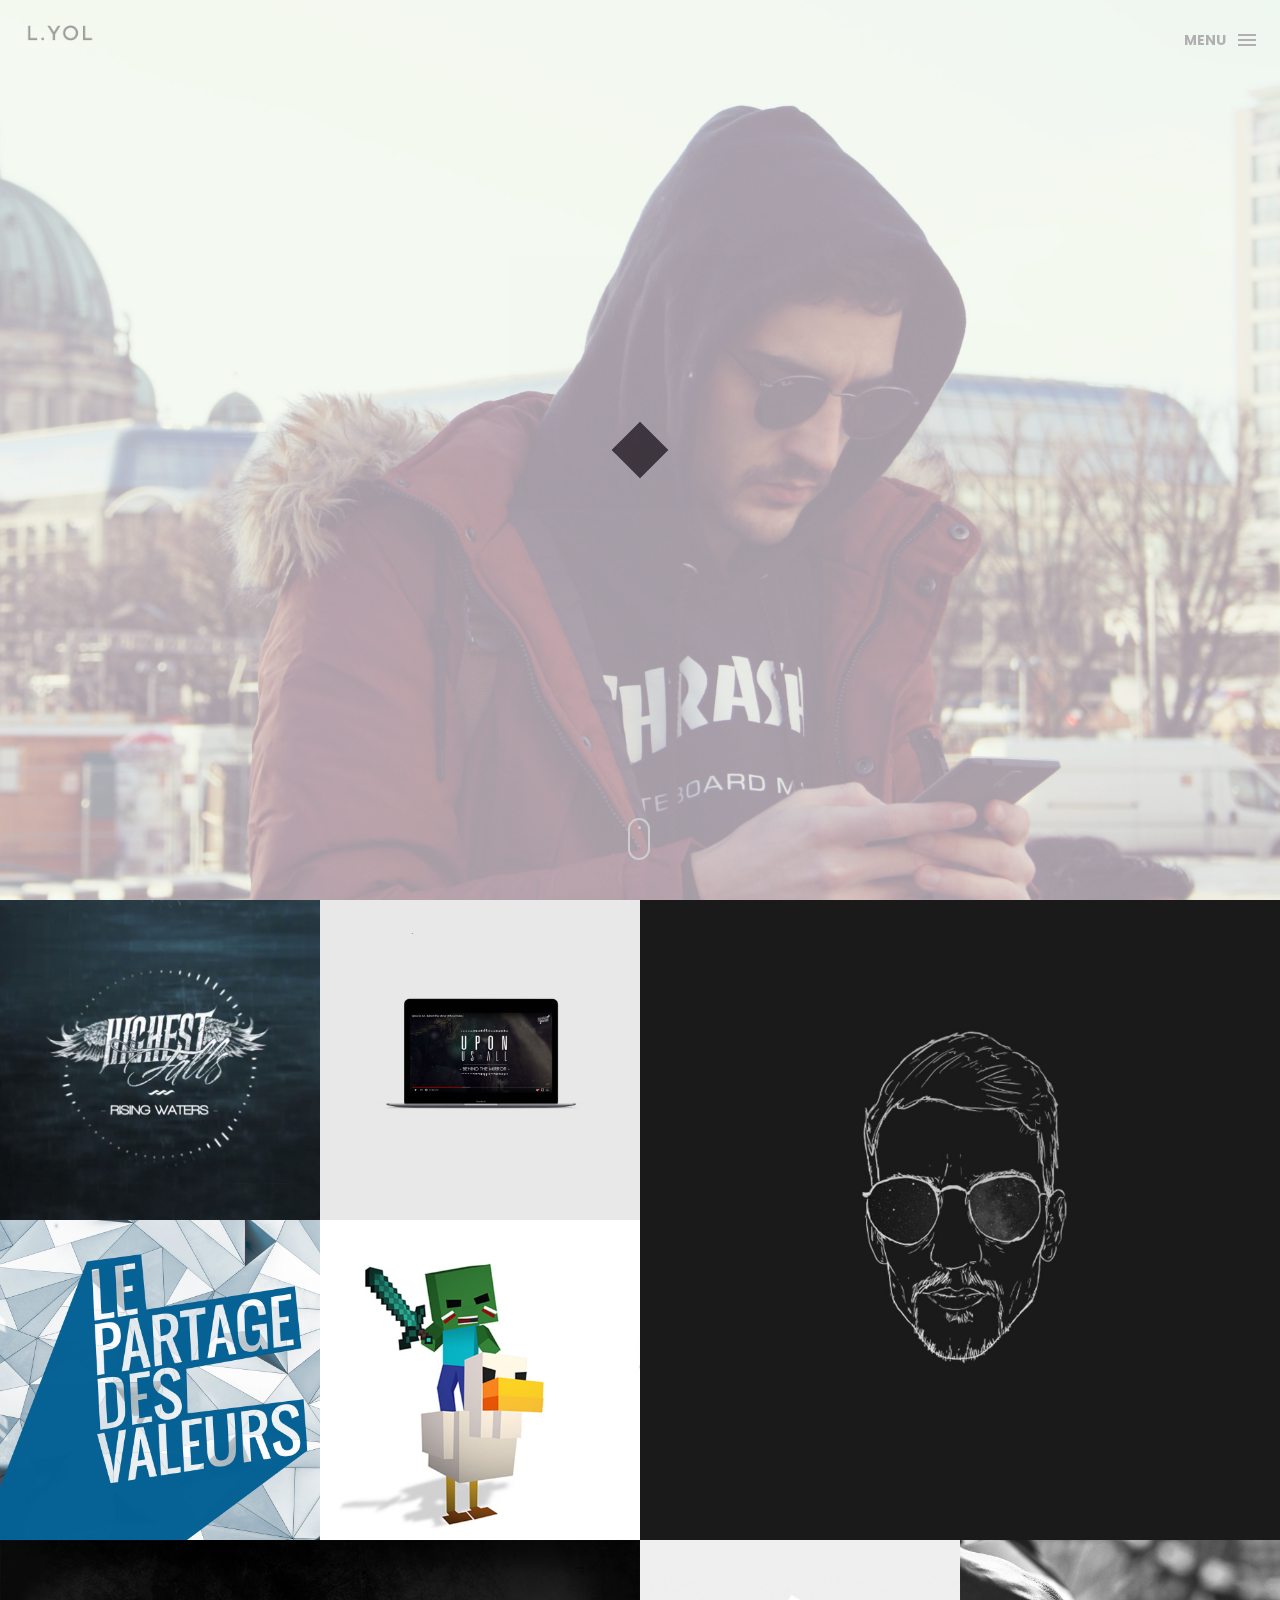
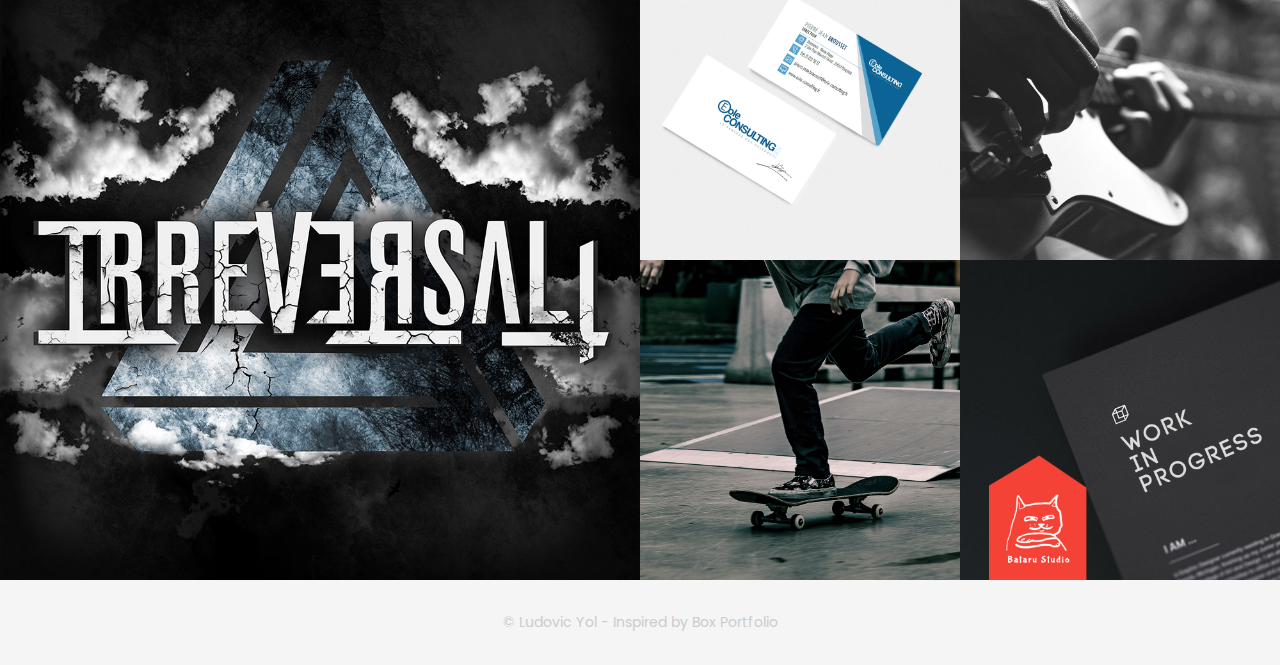
<file: index.html>
<!DOCTYPE html>
<html lang="en">

<head>
    <meta charset="utf-8">
    <meta http-equiv="X-UA-Compatible" content="IE=edge">
    <meta name="viewport" content="width=device-width, initial-scale=1">
    <!-- The above 3 meta tags *must* come first in the head; any other head content must come *after* these tags -->
    <title>L.Y</title>
    <link rel="icon" href="img/fav.png" type="image/x-icon">

    <!-- Bootstrap -->
    <link href="css/bootstrap.min.css" rel="stylesheet">
    <link href="ionicons/css/ionicons.min.css" rel="stylesheet">

    <!-- main css -->
    <link href="css/style.css" rel="stylesheet">


    <!-- modernizr -->
    <script src="js/modernizr.js"></script>

    <!-- HTML5 shim and Respond.js for IE8 support of HTML5 elements and media queries -->
    <!-- WARNING: Respond.js doesn't work if you view the page via file:// -->
    <!--[if lt IE 9]>
      <script src="https://oss.maxcdn.com/html5shiv/3.7.2/html5shiv.min.js"></script>
      <script src="https://oss.maxcdn.com/respond/1.4.2/respond.min.js"></script>
    <![endif]-->
</head>

<body>

    <!-- Preloader -->
    <div id="preloader">
        <div class="pre-container">
            <div class="spinner">
                <div class="double-bounce1"></div>
                <div class="double-bounce2"></div>
            </div>
        </div>
    </div>
    <!-- end Preloader -->

    <div id="first-container" class="container-fluid">
        <!-- box header -->
        <header class="box-header">
            <div class="box-logo">
                <a href="index.html"><img src="img/logo.png" width="80" alt="Logo"></a>
            </div>
            <!-- box-nav -->
            <a class="box-primary-nav-trigger" href="#0">
                <span class="box-menu-text">Menu</span><span class="box-menu-icon"></span>
            </a>
            <!-- box-primary-nav-trigger -->
        </header>
        <!-- end box header -->

        <!-- nav -->
        <nav>
            <ul class="box-primary-nav">
                <li class="box-label">Sommaire</li>

                <li><a href="index.html">Accueil</a> <i class="ion-android-arrow-dropleft-circle color"></i></li>
                <li><a href="about.html">A propos</a></li>
                <li><a href="services.html">Services</a></li>
                <li><a href="portfolio.html">Portfolio</a></li>
                <li><a href="contact.html">Contact</a></li>

                <li class="box-label">Suivez-moi</li>

                <li class="box-social"><a href="https://www.facebook.com/ludovic.yol" target="blank"><i class="ion-social-facebook"></i></a></li>
                <li class="box-social"><a href="https://www.instagram.com/ludovic_yol" target="blank"><i class="ion-social-instagram-outline"></i></a></li>
                <li class="box-social"><a href="https://linkedin.com/in/ludovicyol/" target="blank"><i class="ion-social-linkedin"></i></a></li>
                <li class="box-social"><a href="https://github.com/LudovicYOL/" target="blank"><i class="ion-social-github"></i></a></li>
            </ul>
        </nav>
        <!-- end nav -->

        <!-- box-intro -->
        <section class="box-intro">
            <div class="table-cell hidden">
                <h1 class="box-headline letters rotate-2">
                    <span class="box-words-wrapper">
                        <b class="is-visible">ludovic.</b>
                        <b>&nbsp;design.</b>
                        <b>ingénieur.</b>
                    </span>
		        </h1>
                <h5>Ingénieur en systèmes d'information pour la santé</h5>
            </div>

            <div class="mouse">
                <div class="scroll"></div>
            </div>
        </section>
        <!-- end box-intro -->
    </div>

    <!-- portfolio div -->
    <div class="portfolio-div">
        <div class="portfolio">
            <div class="no-padding portfolio_container">
                <!-- single work -->
                <div class="col-md-3 col-sm-6  fashion logo">
                    <a href="./portfolio/highest-falls.html" class="portfolio_item">
                        <img src="img/portfolio/highest-falls.jpg" alt="image" class="img-responsive" />
                        <div class="portfolio_item_hover">
                            <div class="portfolio-border clearfix">
                                <div class="item_info">
                                    <span>Highest Falls</span>
                                    <em>Additional Art & Video</em>
                                </div>
                            </div>
                        </div>
                    </a>
                </div>
                <!-- end single work -->

                <!-- single work -->
                <div class="col-md-3 col-sm-6 ads graphics">
                    <a href="./portfolio/upon-us-all.html" class="portfolio_item">
                        <img src="img/portfolio/upon-us-all.jpg" alt="image" class="img-responsive" />
                        <div class="portfolio_item_hover">
                            <div class="portfolio-border clearfix">
                                <div class="item_info">
                                    <span>Upon Us All</span>
                                    <em>Video & Music</em>
                                </div>
                            </div>
                        </div>
                    </a>
                </div>
                <!-- end single work -->

                <!-- single work -->
                <div class="col-md-6 col-sm-12 photography">
                    <a href="./portfolio/illustrations.html" class="portfolio_item">
                        <img src="img/portfolio/illustration-1.jpg" alt="image" class="img-responsive" />
                        <div class="portfolio_item_hover">
                            <div class="portfolio-border clearfix">
                                <div class="item_info">
                                    <span>Illustation</span>
                                    <em>Dessin & Illustration</em>
                                </div>
                            </div>
                        </div>
                    </a>
                </div>
                <!-- end single work -->

                <!-- single work -->
                <div class="col-md-3 col-sm-6 fashion ads">
                    <a href="./portfolio/eole-consulting.html" class="portfolio_item">
                        <img src="img/portfolio/eole-consulting-1.jpg" alt="image" class="img-responsive" />
                        <div class="portfolio_item_hover">
                            <div class="portfolio-border clearfix">
                                <div class="item_info">
                                    <span>Eole Consulting</span>
                                    <em>Ingénieur & Management</em>
                                </div>
                            </div>
                        </div>
                    </a>
                </div>
                <!-- end single work -->

                <!-- single work -->
                <div class="col-md-3 col-sm-6 graphics ads">
                    <a href="./portfolio/illustrations.html" class="portfolio_item">
                        <img src="img/portfolio/illustration-2.jpg" alt="image" class="img-responsive" />
                        <div class="portfolio_item_hover">
                            <div class="portfolio-border clearfix">
                                <div class="item_info">
                                    <span>Illustration</span>
                                    <em>Dessin & Illustration</em>
                                </div>
                            </div>
                        </div>
                    </a>
                </div>
                <!-- end single work -->

                <!-- single work -->
                <div class="col-md-6 col-sm-12 photography">
                    <a href="./portfolio/irreversal.html" class="portfolio_item">
                        <img src="img/portfolio/irreversal.jpg" alt="image" class="img-responsive" />
                        <div class="portfolio_item_hover">
                            <div class="portfolio-border clearfix">
                                <div class="item_info">
                                    <span>Irrevesal</span>
                                    <em>Design & Music</em>
                                </div>
                            </div>
                        </div>
                    </a>
                </div>
                <!-- end single work -->

                <!-- single work -->
                <div class="col-md-3 col-sm-6 graphics ads">
                    <a href="./portfolio/eole-consulting.html" class="portfolio_item">
                        <img src="img/portfolio/eole-consulting-2.jpg" alt="image" class="img-responsive" />
                        <div class="portfolio_item_hover">
                            <div class="portfolio-border clearfix">
                                <div class="item_info">
                                    <span>Eole Consulting</span>
                                    <em>Ingénieur & Management</em>
                                </div>
                            </div>
                        </div>
                    </a>
                </div>
                <!-- end single work -->

                <!-- single work -->
                <div class="col-md-3 col-sm-6 graphics ads">
                    <a href="./portfolio/passions.html" class="portfolio_item">
                        <img src="img/portfolio/passion-1.jpg" alt="image" class="img-responsive" />
                        <div class="portfolio_item_hover">
                            <div class="portfolio-border clearfix">
                                <div class="item_info">
                                    <span>Musique</span>
                                    <em>Passion</em>
                                </div>
                            </div>
                        </div>
                    </a>
                </div>
                <!-- end single work -->

                <!-- single work -->
                <div class="col-md-3 col-sm-6 graphics ads">
                    <a href="./portfolio/passions.html" class="portfolio_item">
                        <img src="img/portfolio/passion-2.jpg" alt="image" class="img-responsive" />
                        <div class="portfolio_item_hover">
                            <div class="portfolio-border clearfix">
                                <div class="item_info">
                                    <span>Skate</span>
                                    <em>Passion</em>
                                </div>
                            </div>
                        </div>
                    </a>
                </div>
                <!-- end single work -->

                <!-- single work -->
                <div class="col-md-3 col-sm-6 graphics ads">
                    <a href="./portfolio/bataru.html" class="portfolio_item">
                        <img src="img/portfolio/bataru.jpg" alt="image" class="img-responsive" />
                        <div class="portfolio_item_hover">
                            <div class="portfolio-border clearfix">
                                <div class="item_info">
                                    <span>Bataru</span>
                                    <em>Work In Progress</em>
                                </div>
                            </div>
                        </div>
                    </a>
                </div>
                <!-- end single work -->
            </div>
            <!-- end portfolio_container -->
        </div>
        <!-- portfolio -->
    </div>
    <!-- end portfolio div -->

    <!-- footer -->
    <footer>
        <div class="container-fluid">
            <p class="copyright">© Ludovic Yol - Inspired by Box Portfolio</p>
        </div>
    </footer>
    <!-- end footer -->

    <!-- back to top -->
    <a href="#0" class="cd-top"><i class="ion-android-arrow-up"></i></a>
    <!-- end back to top -->



    <!-- jQuery -->
    <script src="js/jquery-2.1.1.js"></script>
    <!--  plugins -->
    <script src="js/bootstrap.min.js"></script>
    <script src="js/menu.js"></script>
    <script src="js/animated-headline.js"></script>
    <script src="js/isotope.pkgd.min.js"></script>


    <!--  custom script -->
    <script src="js/custom.js"></script>

</body>

</html>
</file>
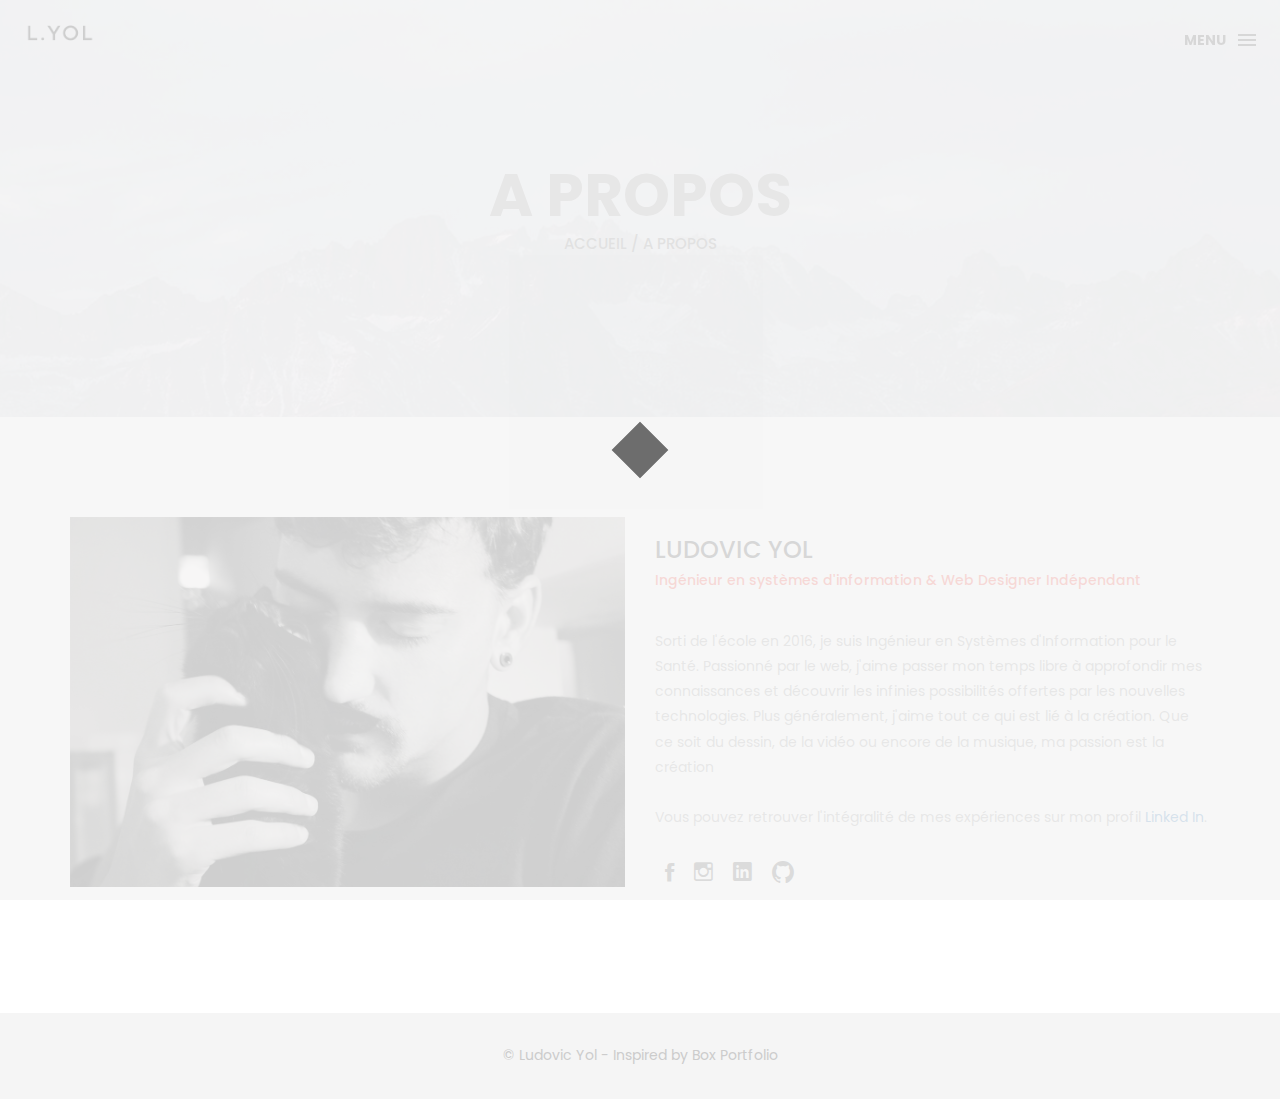
<file: about.html>
<!DOCTYPE html>
<html lang="en">

<head>
    <meta charset="utf-8">
    <meta http-equiv="X-UA-Compatible" content="IE=edge">
    <meta name="viewport" content="width=device-width, initial-scale=1">
    <!-- The above 3 meta tags *must* come first in the head; any other head content must come *after* these tags -->
    <title>L.Y - A propos</title>
    <link rel="icon" href="img/fav.png" type="image/x-icon">

    <!-- Bootstrap -->
    <link href="css/bootstrap.min.css" rel="stylesheet">
    <link href="ionicons/css/ionicons.min.css" rel="stylesheet">

    <!-- main css -->
    <link href="css/style.css" rel="stylesheet">


    <!-- modernizr -->
    <script src="js/modernizr.js"></script>

    <!-- HTML5 shim and Respond.js for IE8 support of HTML5 elements and media queries -->
    <!-- WARNING: Respond.js doesn't work if you view the page via file:// -->
    <!--[if lt IE 9]>
      <script src="https://oss.maxcdn.com/html5shiv/3.7.2/html5shiv.min.js"></script>
      <script src="https://oss.maxcdn.com/respond/1.4.2/respond.min.js"></script>
    <![endif]-->
</head>

<body>

    <!-- Preloader -->
    <div id="preloader">
        <div class="pre-container">
            <div class="spinner">
                <div class="double-bounce1"></div>
                <div class="double-bounce2"></div>
            </div>
        </div>
    </div>
    <!-- end Preloader -->

    <div class="container-fluid">
        <!-- box-header -->
        <header class="box-header">
            <div class="box-logo">
                <a href="index.html"><img src="img/logo.png" width="80" alt="Logo"></a>
            </div>
            <!-- box-nav -->
            <a class="box-primary-nav-trigger" href="#0">
                <span class="box-menu-text">Menu</span><span class="box-menu-icon"></span>
            </a>
        </header>
        <!-- end box-header -->

        <!-- nav -->
        <nav>
            <ul class="box-primary-nav">
                <li class="box-label">Sommaire</li>

                <li><a href="index.html">Accueil</a></li>
                <li><a href="about.html">A propos</a><i class="ion-android-arrow-dropleft-circle color"></i></li>
                <li><a href="services.html">Services</a></li>
                <li><a href="portfolio.html">Portfolio</a></li>
                <li><a href="contact.html">Contact</a></li>

                <li class="box-label">Suivez-moi</li>

                <li class="box-social"><a href="https://www.facebook.com/ludovic.yol" target="blank"><i class="ion-social-facebook"></i></a></li>
                <li class="box-social"><a href="https://www.instagram.com/ludovic_yol" target="blank"><i class="ion-social-instagram-outline"></i></a></li>
                <li class="box-social"><a href="https://linkedin.com/in/ludovicyol/" target="blank"><i class="ion-social-linkedin"></i></a></li>
                <li class="box-social"><a href="https://github.com/LudovicYOL/" target="blank"><i class="ion-social-github"></i></a></li>
            </ul>
        </nav>
        <!-- end nav -->
    </div>

    <!-- Top bar -->
    <div class="top-bar">
        <h1>A propos</h1>
        <p><a href="./index.html">Accueil</a> / A Propos</p>
    </div>
    <!-- end Top bar -->

    <!-- Main container -->
    <div class="container main-container clearfix">
        <div class="col-md-6">
            <img src="img/02.jpg" class="img-responsive" alt="" />
        </div>
        <div class="col-md-6">
            <h3 class="uppercase">Ludovic YOL</h3>
            <h5>Ingénieur en systèmes d'information & Web Designer Indépendant</h5>
            <div class="h-30"></div>
            <p>Sorti de l'école en 2016, je suis Ingénieur en Systèmes d'Information pour le Santé. Passionné par le web, j'aime passer mon temps libre à approfondir mes connaissances et découvrir les infinies possibilités offertes par les nouvelles technologies. Plus généralement, j'aime tout ce qui est lié à la création. Que ce soit du dessin, de la vidéo ou encore de la musique, ma passion est la création <br/><br/>
            Vous pouvez retrouver l'intégralité de mes expériences sur mon profil <a href="https://linkedin.com/in/ludovicyol/" target="blank">Linked In</a>.</p>
            <div class="h-10"></div>
            <ul class="social-ul">
                <li class="box-social"><a href="https://www.facebook.com/ludovic.yol" target="blank"><i class="ion-social-facebook"></i></a></li>
                <li class="box-social"><a href="https://www.instagram.com/ludovic_yol" target="blank"><i class="ion-social-instagram-outline"></i></a></li>
                <li class="box-social"><a href="https://linkedin.com/in/ludovicyol/" target="blank"><i class="ion-social-linkedin"></i></a></li>
                <li class="box-social"><a href="https://github.com/LudovicYOL/" target="blank"><i class="ion-social-github"></i></a></li>
            </ul>


        </div>
    </div>
    <!-- end Main container -->


    <!-- footer -->
    <footer>
        <div class="container-fluid">
            <p class="copyright">© Ludovic Yol - Inspired by Box Portfolio</p>
        </div>
    </footer>
    <!-- end footer -->

    <!-- back to top -->
    <a href="#0" class="cd-top"><i class="ion-android-arrow-up"></i></a>
    <!-- end back to top -->



    <!-- jQuery -->
    <script src="js/jquery-2.1.1.js"></script>
    <!--  plugins -->
    <script src="js/bootstrap.min.js"></script>
    <script src="js/menu.js"></script>
    <script src="js/animated-headline.js"></script>
    <script src="js/isotope.pkgd.min.js"></script>


    <!--  custom script -->
    <script src="js/custom.js"></script>

</body>

</html>
</file>
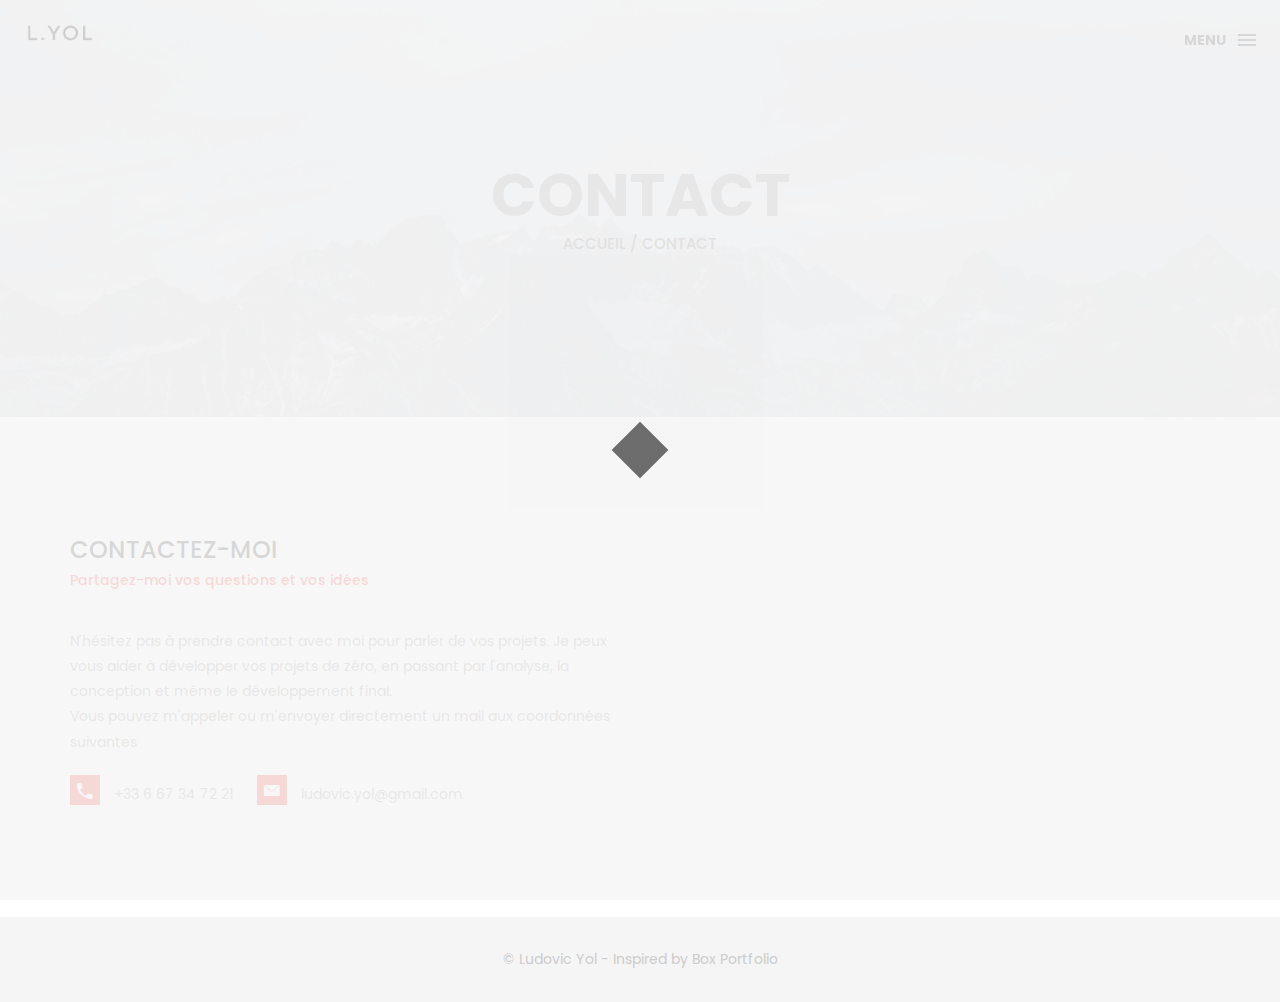
<file: contact.html>
<!DOCTYPE html>
<html lang="en">

<head>
    <meta charset="utf-8">
    <meta http-equiv="X-UA-Compatible" content="IE=edge">
    <meta name="viewport" content="width=device-width, initial-scale=1">
    <!-- The above 3 meta tags *must* come first in the head; any other head content must come *after* these tags -->
    <title>L.Y - Contact</title>

    <!-- Bootstrap -->
    <link href="css/bootstrap.min.css" rel="stylesheet">
    <link href="ionicons/css/ionicons.min.css" rel="stylesheet">
    <link rel="icon" href="img/fav.png" type="image/x-icon">

    <!-- main css -->
    <link href="css/style.css" rel="stylesheet">


    <!-- modernizr -->
    <script src="js/modernizr.js"></script>

    <!-- HTML5 shim and Respond.js for IE8 support of HTML5 elements and media queries -->
    <!-- WARNING: Respond.js doesn't work if you view the page via file:// -->
    <!--[if lt IE 9]>
      <script src="https://oss.maxcdn.com/html5shiv/3.7.2/html5shiv.min.js"></script>
      <script src="https://oss.maxcdn.com/respond/1.4.2/respond.min.js"></script>
    <![endif]-->
</head>

<body>

    <!-- Preloader -->
    <div id="preloader">
        <div class="pre-container">
            <div class="spinner">
                <div class="double-bounce1"></div>
                <div class="double-bounce2"></div>
            </div>
        </div>
    </div>
    <!-- end Preloader -->

    <div class="container-fluid">
        <!-- box-header -->
        <header class="box-header">
            <div class="box-logo">
                <a href="index.html"><img src="img/logo.png" width="80" alt="Logo"></a>
            </div>
            <!-- box-nav -->
            <a class="box-primary-nav-trigger" href="#0">
                <span class="box-menu-text">Menu</span><span class="box-menu-icon"></span>
            </a>
            <!-- box-primary-nav-trigger -->
        </header>
        <!-- end box-header -->

        <!-- nav -->
        <nav>
            <ul class="box-primary-nav">
                <li class="box-label">Sommaire</li>

                <li><a href="index.html">Accueil</a></li>
                <li><a href="about.html">A propos</a></li>
                <li><a href="services.html">Services</a></li>
                <li><a href="portfolio.html">Portfolio</a></li>
                <li><a href="contact.html">Contact</a><i class="ion-android-arrow-dropleft-circle color"></i></li>

                <li class="box-label">Suivez-moi</li>

                <li class="box-social"><a href="https://www.facebook.com/ludovic.yol" target="blank"><i class="ion-social-facebook"></i></a></li>
                <li class="box-social"><a href="https://www.instagram.com/ludovic_yol" target="blank"><i class="ion-social-instagram-outline"></i></a></li>
                <li class="box-social"><a href="https://linkedin.com/in/ludovicyol/" target="blank"><i class="ion-social-linkedin"></i></a></li>
                <li class="box-social"><a href="https://github.com/LudovicYOL/" target="blank"><i class="ion-social-github"></i></a></li>
            </ul>
        </nav>
        <!-- end nav -->

    </div>

    <!-- top bar -->
    <div class="top-bar">
        <h1>Contact</h1>
        <p><a href="./index.html">Accueil</a> / Contact</p>
    </div>
    <!-- end top bar -->

    <!-- main-container -->
    <div class="container main-container">
        <div class="col-md-6 hidden">
            <form action="#" method="post">
                <div class="row">
                    <div class="col-md-6">
                        <div class="input-contact">
                            <input type="text" name="name">
                            <span>Votre nom</span>
                        </div>
                    </div>
                    <div class="col-md-6">
                        <div class="input-contact">
                            <input type="text" name="email">
                            <span>Votre mail</span>
                        </div>
                    </div>
                    <div class="col-md-12">
                        <div class="input-contact">
                            <input type="text" name="object">
                            <span>Objet</span>
                        </div>
                    </div>
                    <div class="col-md-12">
                        <div class="textarea-contact">
                            <textarea name="message"></textarea>
                            <span>Message</span>
                        </div>
                    </div>
                    <div class="col-md-12">
                        <a href="#" class="btn btn-box">Send</a>
                    </div>
                </div>
            </form>
        </div>

        <div class="col-md-6">
            <h3 class="text-uppercase">Contactez-moi</h3>
            <h5>Partagez-moi vos questions et vos idées</h5>
            <div class="h-30"></div>
            <p>N'hésitez pas à prendre contact avec moi pour parler de vos projets. Je peux vous aider à développer vos projets de zéro, en passant par l'analyse, la conception et même le développement final.  <br/> Vous pouvez  m'appeler ou m'envoyer directement un mail aux coordonnées suivantes</br.></p>
            <div class="contact-info">
                <p><i class="ion-android-call"></i> +33 6 67 34 72 21</p>
                <p><i class="ion-ios-email"></i> ludovic.yol@gmail.com </p>
            </div>
        </div>


    </div>
    <!-- end main-container -->

    <!-- footer -->
    <footer>
        <div class="container-fluid">
            <p class="copyright">© Ludovic Yol - Inspired by Box Portfolio</p>
        </div>
    </footer>
    <!-- end footer -->

    <!-- back to top -->
    <a href="#0" class="cd-top"><i class="ion-android-arrow-up"></i></a>
    <!-- end back to top -->



    <!-- jQuery -->
    <script src="js/jquery-2.1.1.js"></script>
    <!--  plugins -->
    <script src="js/bootstrap.min.js"></script>
    <script src="js/menu.js"></script>
    <script src="js/animated-headline.js"></script>
    <script src="js/isotope.pkgd.min.js"></script>


    <!--  custom script -->
    <script src="js/custom.js"></script>

</body>

</html>
</file>
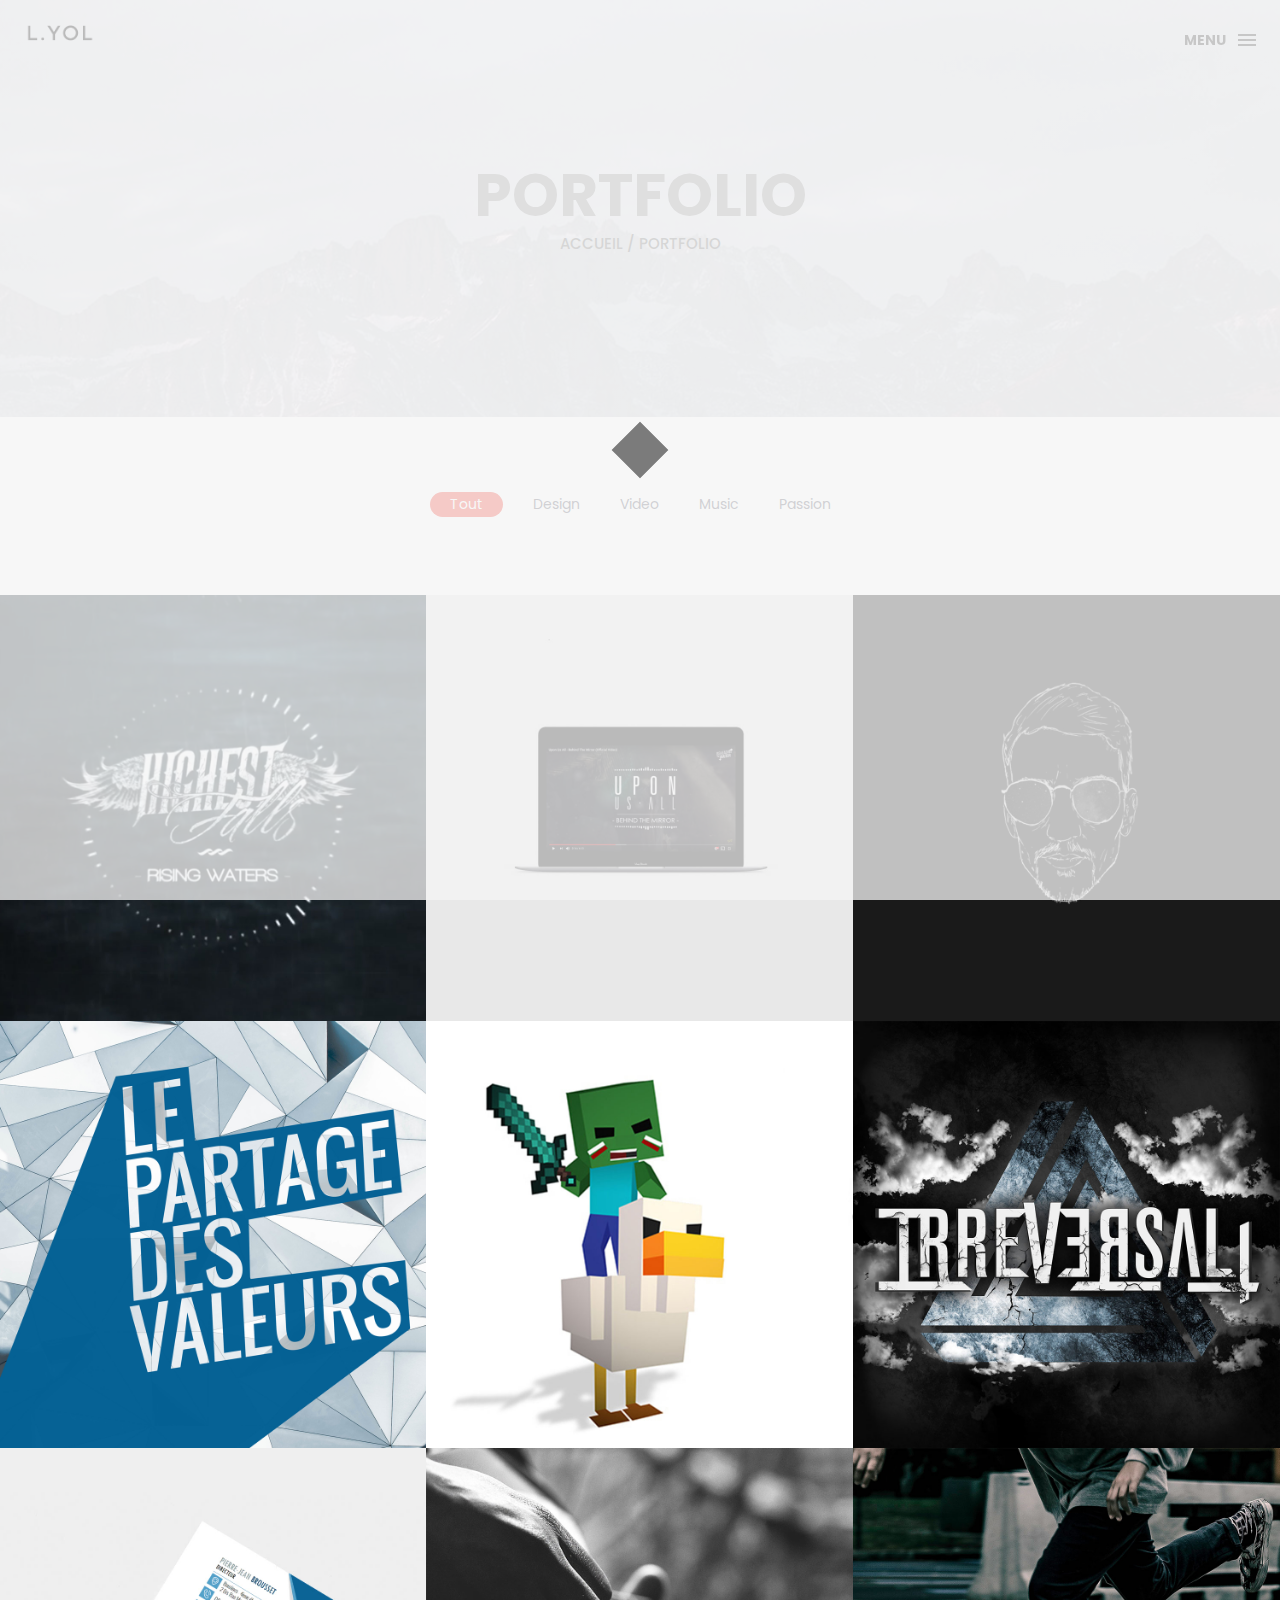
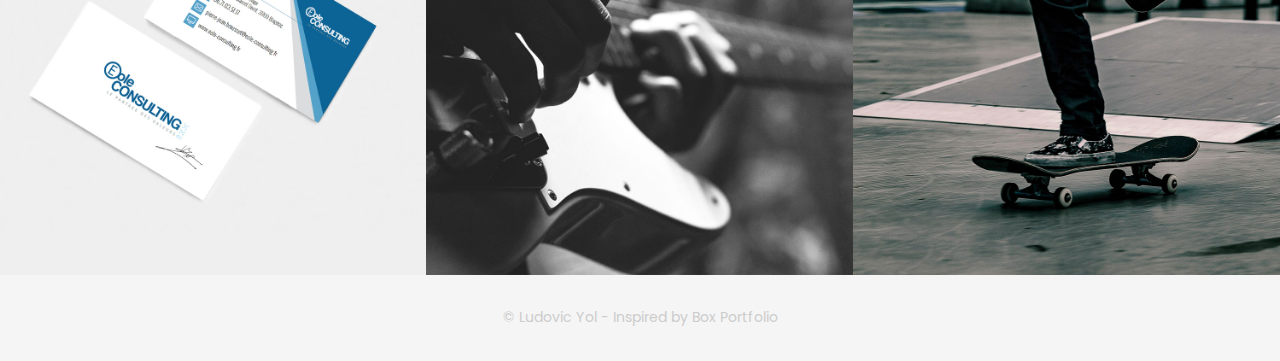
<file: portfolio.html>
<!DOCTYPE html>
<html lang="en">

<head>
    <meta charset="utf-8">
    <meta http-equiv="X-UA-Compatible" content="IE=edge">
    <meta name="viewport" content="width=device-width, initial-scale=1">
    <!-- The above 3 meta tags *must* come first in the head; any other head content must come *after* these tags -->
    <title>L.Y - Portfolio</title>
    <link rel="icon" href="img/fav.png" type="image/x-icon">

    <!-- Bootstrap -->
    <link href="css/bootstrap.min.css" rel="stylesheet">
    <link href="ionicons/css/ionicons.min.css" rel="stylesheet">

    <!-- main css -->
    <link href="css/style.css" rel="stylesheet">


    <!-- modernizr -->
    <script src="js/modernizr.js"></script>

    <!-- HTML5 shim and Respond.js for IE8 support of HTML5 elements and media queries -->
    <!-- WARNING: Respond.js doesn't work if you view the page via file:// -->
    <!--[if lt IE 9]>
      <script src="https://oss.maxcdn.com/html5shiv/3.7.2/html5shiv.min.js"></script>
      <script src="https://oss.maxcdn.com/respond/1.4.2/respond.min.js"></script>
    <![endif]-->
</head>

<body>

    <!-- Preloader -->
    <div id="preloader">
        <div class="pre-container">
            <div class="spinner">
                <div class="double-bounce1"></div>
                <div class="double-bounce2"></div>
            </div>
        </div>
    </div>
    <!-- end Preloader -->

    <div class="container-fluid">
        <!-- box-header -->
        <header class="box-header">
            <div class="box-logo">
                <a href="index.html"><img src="img/logo.png" width="80" alt="Logo"></a>
            </div>
            <!-- box-nav -->
            <a class="box-primary-nav-trigger" href="#0">
                <span class="box-menu-text">Menu</span><span class="box-menu-icon"></span>
            </a>
        </header>
        <!-- end box-header -->

        <!-- nav -->
        <nav>
            <ul class="box-primary-nav">
                <li class="box-label">Sommaire</li>

                <li><a href="index.html">Accueil</a></li>
                <li><a href="about.html">A propos</a></li>
                <li><a href="services.html">Services</a></li>
                <li><a href="portfolio.html">Portfolio</a><i class="ion-android-arrow-dropleft-circle color"></i></li>
                <li><a href="contact.html">Contact</a></i></li>

                <li class="box-label">Suivez-moi</li>

                <li class="box-social"><a href="https://www.facebook.com/ludovic.yol" target="blank"><i class="ion-social-facebook"></i></a></li>
                <li class="box-social"><a href="https://www.instagram.com/ludovic_yol" target="blank"><i class="ion-social-instagram-outline"></i></a></li>
                <li class="box-social"><a href="https://linkedin.com/in/ludovicyol/" target="blank"><i class="ion-social-linkedin"></i></a></li>
                <li class="box-social"><a href="https://github.com/LudovicYOL/" target="blank"><i class="ion-social-github"></i></a></li>
            </ul>
        </nav>
        <!-- end nav -->
    </div>

    <!-- top bar -->
    <div class="top-bar">
        <h1>portfolio</h1>
        <p><a href="./index.html">Accueil</a> / Portfolio</p>
    </div>
    <!-- end top bar -->

    <!-- main container -->
    <div class="main-container portfolio-inner clearfix">
        <!-- portfolio div -->
        <div class="portfolio-div">
            <div class="portfolio">
                <!-- portfolio_filter -->
                <div class="categories-grid wow fadeInLeft">
                    <nav class="categories text-center">
                        <ul class="portfolio_filter">
                            <li><a href="" class="active" data-filter="*">Tout</a></li>
                            <li><a href="" data-filter=".design">Design</a></li>
                            <li><a href="" data-filter=".video">Video</a></li>
                            <li><a href="" data-filter=".music">Music</a></li>
                            <li><a href="" data-filter=".passion">Passion</a></li>
                        </ul>
                    </nav>
                </div>
                <!-- portfolio_filter -->

                <!-- portfolio_container -->
                <div class="no-padding portfolio_container clearfix">
                    <!-- single work -->
                    <div class="col-md-4 col-sm-6 video design">
                        <a href="./portfolio/highest-falls.html" class="portfolio_item">
                            <img src="img/portfolio/highest-falls.jpg" alt="image" class="img-responsive" />
                            <div class="portfolio_item_hover">
                                <div class="portfolio-border clearfix">
                                    <div class="item_info">
                                        <span>Highest Falls</span>
                                        <em>Additional Art & Video</em>
                                    </div>
                                </div>
                            </div>
                        </a>
                    </div>
                    <!-- end single work -->

                    <!-- single work -->
                    <div class="col-md-4 col-sm-6 video music">
                        <a href="./portfolio/upon-us-all.html" class="portfolio_item">
                            <img src="img/portfolio/upon-us-all.jpg" alt="image" class="img-responsive" />
                            <div class="portfolio_item_hover">
                                <div class="portfolio-border clearfix">
                                    <div class="item_info">
                                        <span>Upon Us All</span>
                                        <em>Video & Music</em>
                                    </div>
                                </div>
                            </div>
                        </a>
                    </div>
                    <!-- end single work -->

                    <!-- single work -->
                    <div class="col-md-4 col-sm-12 design">
                        <a href="./portfolio/illustrations.html" class="portfolio_item">
                            <img src="img/portfolio/illustration-1.jpg" alt="image" class="img-responsive" />
                            <div class="portfolio_item_hover">
                                <div class="portfolio-border clearfix">
                                    <div class="item_info">
                                        <span>Illustration</span>
                                        <em>Dessin & illustration</em>
                                    </div>
                                </div>
                            </div>
                        </a>
                    </div>
                    <!-- end single work -->

                    <!-- single work -->
                    <div class="col-md-4 col-sm-6 design">
                        <a href="./portfolio/eole-consulting.html" class="portfolio_item">
                            <img src="img/portfolio/eole-consulting-1.jpg" alt="image" class="img-responsive" />
                            <div class="portfolio_item_hover">
                                <div class="portfolio-border clearfix">
                                    <div class="item_info">
                                        <span>Eole Consulting</span>
                                        <em>Ingénieur & Management</em>
                                    </div>
                                </div>
                            </div>
                        </a>
                    </div>
                    <!-- end single work -->

                    <!-- single work -->
                    <div class="col-md-4 col-sm-6 design">
                        <a href="./portfolio/illustrations.html" class="portfolio_item">
                            <img src="img/portfolio/illustration-2.jpg" alt="image" class="img-responsive" />
                            <div class="portfolio_item_hover">
                                <div class="portfolio-border clearfix">
                                    <div class="item_info">
                                        <span>Illustration</span>
                                        <em>Dessin & Illustration</em>
                                    </div>
                                </div>
                            </div>
                        </a>
                    </div>
                    <!-- end single work -->

                    <!-- single work -->
                    <div class="col-md-4 col-sm-12 design music">
                        <a href="./portfolio/irreversal.html" class="portfolio_item">
                            <img src="img/portfolio/irreversal.jpg" alt="image" class="img-responsive" />
                            <div class="portfolio_item_hover">
                                <div class="portfolio-border clearfix">
                                    <div class="item_info">
                                        <span>Irreversal</span>
                                        <em>Design & Music</em>
                                    </div>
                                </div>
                            </div>
                        </a>
                    </div>
                    <!-- end single work -->

                    <!-- single work -->
                    <div class="col-md-4 col-sm-6 design">
                        <a href="./portfolio/eole-consulting.html" class="portfolio_item">
                            <img src="img/portfolio/eole-consulting-2.jpg" alt="image" class="img-responsive" />
                            <div class="portfolio_item_hover">
                                <div class="portfolio-border clearfix">
                                    <div class="item_info">
                                        <span>Eole Consulting</span>
                                        <em>Ingénieur & Management</em>
                                    </div>
                                </div>
                            </div>
                        </a>
                    </div>
                    <!-- end single work -->

                    <!-- single work -->
                    <div class="col-md-4 col-sm-6 passion">
                        <a href="./portfolio/passions.html" class="portfolio_item">
                            <img src="img/portfolio/passion-1.jpg" alt="image" class="img-responsive" />
                            <div class="portfolio_item_hover">
                                <div class="portfolio-border clearfix">
                                    <div class="item_info">
                                        <span>Musique</span>
                                        <em>Passion</em>
                                    </div>
                                </div>
                            </div>
                        </a>
                    </div>
                    <!-- end single work -->

                    <!-- single work -->
                    <div class="col-md-4 col-sm-6 passion">
                        <a href="./portfolio/passions.html" class="portfolio_item">
                            <img src="img/portfolio/passion-2.jpg" alt="image" class="img-responsive" />
                            <div class="portfolio_item_hover">
                                <div class="portfolio-border clearfix">
                                    <div class="item_info">
                                        <span>Skate</span>
                                        <em>Passion</em>
                                    </div>
                                </div>
                            </div>
                        </a>
                    </div>
                    <!-- end single work -->

                </div>
                <!-- end portfolio_container -->
            </div>
            <!-- portfolio -->
        </div>
        <!-- end portfolio div -->
    </div>
    <!-- end main container -->


    <!-- footer -->
    <footer>
        <div class="container-fluid">
            <p class="copyright">© Ludovic Yol - Inspired by Box Portfolio</p>
        </div>
    </footer>
    <!-- end footer -->

    <!-- back to top -->
    <a href="#0" class="cd-top"><i class="ion-android-arrow-up"></i></a>
    <!-- end back to top -->




    <!-- jQuery -->
    <script src="js/jquery-2.1.1.js"></script>
    <!--  plugins -->
    <script src="js/bootstrap.min.js"></script>
    <script src="js/menu.js"></script>
    <script src="js/animated-headline.js"></script>
    <script src="js/isotope.pkgd.min.js"></script>


    <!--  custom script -->
    <script src="js/custom.js"></script>

</body>

</html>
</file>
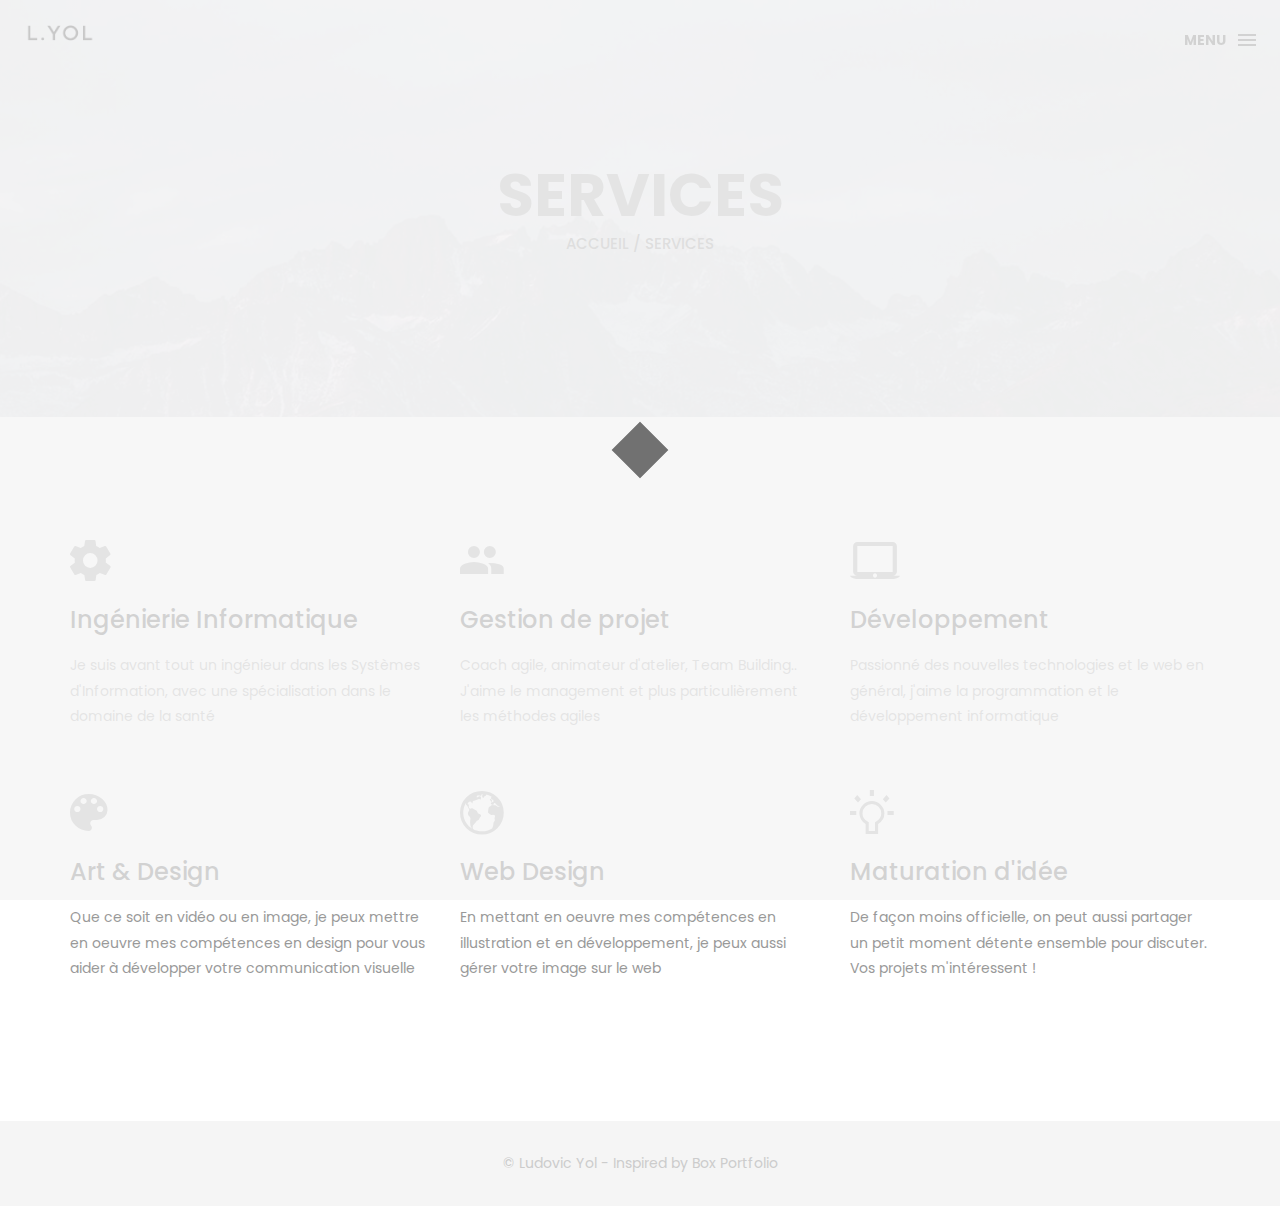
<file: services.html>
<!DOCTYPE html>
<html lang="en">

<head>
    <meta charset="utf-8">
    <meta http-equiv="X-UA-Compatible" content="IE=edge">
    <meta name="viewport" content="width=device-width, initial-scale=1">
    <!-- The above 3 meta tags *must* come first in the head; any other head content must come *after* these tags -->
    <title>L.Y - Services</title>
    <link rel="icon" href="img/fav.png" type="image/x-icon">

    <!-- Bootstrap -->
    <link href="css/bootstrap.min.css" rel="stylesheet">
    <link href="ionicons/css/ionicons.min.css" rel="stylesheet">

    <!-- main css -->
    <link href="css/style.css" rel="stylesheet">


    <!-- modernizr -->
    <script src="js/modernizr.js"></script>

    <!-- HTML5 shim and Respond.js for IE8 support of HTML5 elements and media queries -->
    <!-- WARNING: Respond.js doesn't work if you view the page via file:// -->
    <!--[if lt IE 9]>
      <script src="https://oss.maxcdn.com/html5shiv/3.7.2/html5shiv.min.js"></script>
      <script src="https://oss.maxcdn.com/respond/1.4.2/respond.min.js"></script>
    <![endif]-->
</head>

<body>

    <!-- Preloader -->
    <div id="preloader">
        <div class="pre-container">
            <div class="spinner">
                <div class="double-bounce1"></div>
                <div class="double-bounce2"></div>
            </div>
        </div>
    </div>
    <!-- end Preloader -->

    <div class="container-fluid">
        <!-- box header -->
        <header class="box-header">
            <div class="box-logo">
                <a href="index.html"><img src="img/logo.png" width="80" alt="Logo"></a>
            </div>
            <!-- box-nav -->
            <a class="box-primary-nav-trigger" href="#0">
                <span class="box-menu-text">Menu</span><span class="box-menu-icon"></span>
            </a>
            <!-- box-primary-nav-trigger -->
        </header>
        <!-- end box header -->

        <!-- nav -->
        <nav>
            <ul class="box-primary-nav">
                <li class="box-label">Sommaire</li>

                <li><a href="index.html">Accueil</a></li>
                <li><a href="about.html">A propos</a></li>
                <li><a href="services.html">Services</a><i class="ion-android-arrow-dropleft-circle color"></i></li>
                <li><a href="portfolio.html">Portfolio</a></li>
                <li><a href="contact.html">Contact</a></li>

                <li class="box-label">Suivez-moi</li>

                <li class="box-social"><a href="https://www.facebook.com/ludovic.yol" target="blank"><i class="ion-social-facebook"></i></a></li>
                <li class="box-social"><a href="https://www.instagram.com/ludovic_yol" target="blank"><i class="ion-social-instagram-outline"></i></a></li>
                <li class="box-social"><a href="https://linkedin.com/in/ludovicyol/" target="blank"><i class="ion-social-linkedin"></i></a></li>
                <li class="box-social"><a href="https://github.com/LudovicYOL/" target="blank"><i class="ion-social-github"></i></a></li>
            </ul>
        </nav>
        <!-- end nav -->
    </div>

    <!-- top bar -->
    <div class="top-bar">
        <h1>services</h1>
        <p><a href="./index.html">Accueil</a> / Services</p>
    </div>
    <!-- end top bar -->

    <div class="container main-container">
        <div class="clearfix">

            <!-- service-box -->
            <div class="col-md-4 service-box">
                <i class="ion-android-settings size-50"></i>
                <h3>Ingénierie Informatique</h3>
                <div class="h-10"></div>
                <p>Je suis avant tout un ingénieur dans les Systèmes d'Information, avec une spécialisation dans le domaine de la santé </p>
            </div>
            <!-- end service-box -->

            <!-- service-box -->
            <div class="col-md-4 service-box">
                <i class="ion-android-people size-50"></i>
                <h3>Gestion de projet</h3>
                <div class="h-10"></div>
                <p>Coach agile, animateur d'atelier, Team Building.. J'aime le management et plus particulièrement les méthodes agiles</p>
            </div>
            <!-- end service-box -->

            <!-- service-box -->
            <div class="col-md-4  service-box">
                <i class="ion-android-laptop size-50"></i>
                <h3>Développement</h3>
                <div class="h-10"></div>
                <p>Passionné des nouvelles technologies et le web en général, j'aime la programmation et le développement informatique </p>
            </div>
            <!-- end service-box -->

            <!-- service-box -->
            <div class="col-md-4  service-box">
                <i class="ion-android-color-palette size-50"></i>
                <h3>Art & Design</h3>
                <div class="h-10"></div>
                <p>Que ce soit en vidéo ou en image, je peux mettre en oeuvre mes compétences en design pour vous aider à développer votre communication visuelle </p>
            </div>
            <!-- end service-box -->

            <!-- service-box -->
            <div class="col-md-4  service-box">
                <i class="ion-earth size-50"></i>
                <h3>Web Design</h3>
                <div class="h-10"></div>
                <p>En mettant en oeuvre mes compétences en illustration et en développement, je peux aussi gérer votre image sur le web</p>
            </div>
            <!-- end service-box -->

            <!-- service-box -->
            <div class="col-md-4  service-box">
                <i class="ion-android-bulb size-50"></i>
                <h3>Maturation d'idée</h3>
                <div class="h-10"></div>
                <p>De façon moins officielle, on peut aussi partager un petit moment détente ensemble pour discuter. Vos projets m'intéressent ! </p>
            </div>
            <!-- end service-box -->

        </div>
    </div>


    <!-- footer -->
    <footer>
        <div class="container-fluid">
            <p class="copyright">© Ludovic Yol - Inspired by Box Portfolio</p>
        </div>
    </footer>
    <!-- end footer -->

    <!-- back to top -->
    <a href="#0" class="cd-top"><i class="ion-android-arrow-up"></i></a>
    <!-- end back to top -->



    <!-- jQuery -->
    <script src="js/jquery-2.1.1.js"></script>
    <!--  plugins -->
    <script src="js/bootstrap.min.js"></script>
    <script src="js/menu.js"></script>
    <script src="js/animated-headline.js"></script>
    <script src="js/isotope.pkgd.min.js"></script>


    <!--  custom script -->
    <script src="js/custom.js"></script>

</body>

</html>
</file>
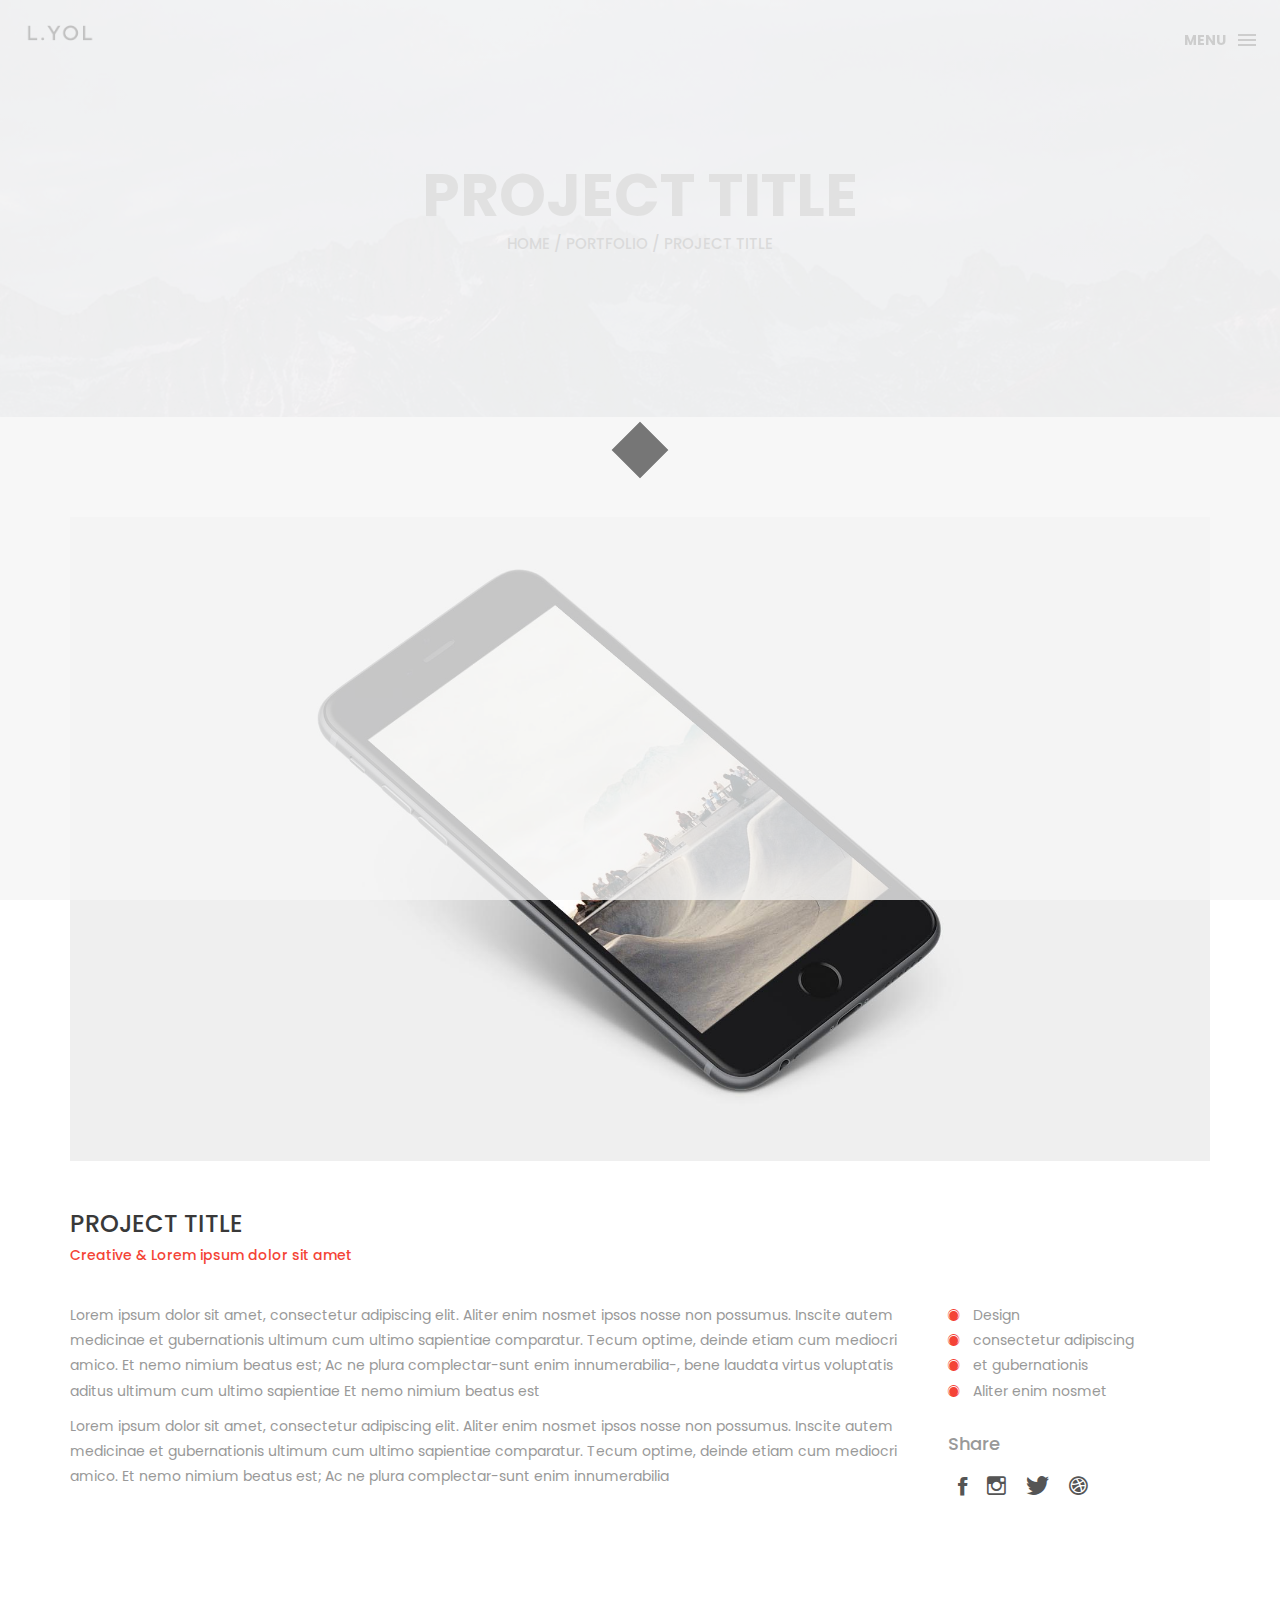
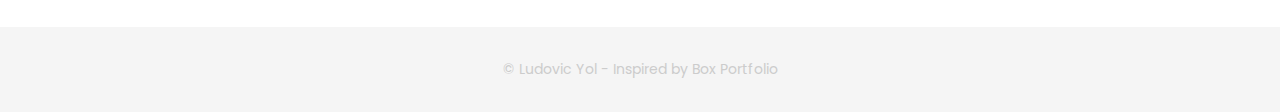
<file: single-project.html>
<!DOCTYPE html>
<html lang="en">

<head>
    <meta charset="utf-8">
    <meta http-equiv="X-UA-Compatible" content="IE=edge">
    <meta name="viewport" content="width=device-width, initial-scale=1">
    <!-- The above 3 meta tags *must* come first in the head; any other head content must come *after* these tags -->
    <title>L.Y - Portfolio</title>
    <link rel="icon" href="img/fav.png" type="image/x-icon">

    <!-- Bootstrap -->
    <link href="css/bootstrap.min.css" rel="stylesheet">
    <link href="ionicons/css/ionicons.min.css" rel="stylesheet">

    <!-- main css -->
    <link href="css/style.css" rel="stylesheet">


    <!-- modernizr -->
    <script src="js/modernizr.js"></script>

    <!-- HTML5 shim and Respond.js for IE8 support of HTML5 elements and media queries -->
    <!-- WARNING: Respond.js doesn't work if you view the page via file:// -->
    <!--[if lt IE 9]>
      <script src="https://oss.maxcdn.com/html5shiv/3.7.2/html5shiv.min.js"></script>
      <script src="https://oss.maxcdn.com/respond/1.4.2/respond.min.js"></script>
    <![endif]-->
</head>

<body>

    <!-- Preloader -->
    <div id="preloader">
        <div class="pre-container">
            <div class="spinner">
                <div class="double-bounce1"></div>
                <div class="double-bounce2"></div>
            </div>
        </div>
    </div>
    <!-- end Preloader -->

    <div class="container-fluid">
       <!-- box-header -->
        <header class="box-header">
            <div class="box-logo">
                <a href="index.html"><img src="img/logo.png" width="80" alt="Logo"></a>
            </div>
            <!-- box-nav -->
            <a class="box-primary-nav-trigger" href="#0">
                <span class="box-menu-text">Menu</span><span class="box-menu-icon"></span>
            </a>
            <!-- box-primary-nav-trigger -->
        </header>
        <!-- end box-header -->
        
        <!-- nav -->
        <nav>
            <ul class="box-primary-nav">
                <li class="box-label">Sommaire</li>

                <li><a href="index.html">Accueil</a></li>
                <li><a href="about.html">A propos</a></li>
                <li><a href="services.html">Services</a></li>
                <li><a href="portfolio.html">Portfolio</a><i class="ion-android-arrow-dropleft-circle color"></i></li>
                <li><a href="contact.html">Contact</a></li>

                <li class="box-label">Suivez-moi</li>

                <li class="box-social"><a href="https://www.facebook.com/ludovic.yol" target="blank"><i class="ion-social-facebook"></i></a></li>
                <li class="box-social"><a href="https://www.instagram.com/ludovic_yol" target="blank"><i class="ion-social-instagram-outline"></i></a></li>
                <li class="box-social"><a href="https://linkedin.com/in/ludovicyol/" target="blank"><i class="ion-social-linkedin"></i></a></li>
                <li class="box-social"><a href="https://github.com/LudovicYOL/" target="blank"><i class="ion-social-github"></i></a></li>
            </ul>
        </nav>
        <!-- end nav -->
    </div>
    
    <!-- top-bar -->
    <div class="top-bar">
        <h1>project title</h1>
        <p><a href="#">Home</a> / <a href="#">portfolio</a> / project title</p>
    </div>
    <!-- end top-bar -->
    
    <!-- main-container -->
    <div class="container main-container">
        <div class="col-md-12">
            <img src="img/portfolio/portfolio.jpg" alt="" class="img-responsive" />
            <div class="h-30"></div>
        </div>

        <div class="col-md-12">
            <h3 class="text-uppercase">project title</h3>
            <h5>Creative & Lorem ipsum dolor sit amet</h5>
            <div class="h-30"></div>
        </div>

        <div class="col-md-9">
            <p>Lorem ipsum dolor sit amet, consectetur adipiscing elit. Aliter enim nosmet ipsos nosse non possumus. Inscite autem medicinae et gubernationis ultimum cum ultimo sapientiae comparatur. Tecum optime, deinde etiam cum mediocri amico. Et nemo nimium beatus est; Ac ne plura complectar-sunt enim innumerabilia-, bene laudata virtus voluptatis aditus ultimum cum ultimo sapientiae Et nemo nimium beatus est </p>

            <p>Lorem ipsum dolor sit amet, consectetur adipiscing elit. Aliter enim nosmet ipsos nosse non possumus. Inscite autem medicinae et gubernationis ultimum cum ultimo sapientiae comparatur. Tecum optime, deinde etiam cum mediocri amico. Et nemo nimium beatus est; Ac ne plura complectar-sunt enim innumerabilia </p>
        </div>

        <div class="col-md-3">
            <ul class="cat-ul">
                <li><i class="ion-ios-circle-filled"></i> Design</li>
                <li><i class="ion-ios-circle-filled"></i> consectetur adipiscing</li>
                <li><i class="ion-ios-circle-filled"></i> et gubernationis</li>
                <li><i class="ion-ios-circle-filled"></i> Aliter enim nosmet</li>
            </ul>
            <div class="h-10"></div>
            <h4>Share</h4>
            <ul class="social-ul">
                <li class="box-social"><a href="#0"><i class="ion-social-facebook"></i></a></li>
                <li class="box-social"><a href="#0"><i class="ion-social-instagram-outline"></i></a></li>
                <li class="box-social"><a href="#0"><i class="ion-social-twitter"></i></a></li>
                <li class="box-social"><a href="#0"><i class="ion-social-dribbble"></i></a></li>
            </ul>
        </div>
    </div>
    <!-- end main-container -->


    <!-- footer -->
    <footer>
        <div class="container-fluid">
            <p class="copyright">© Ludovic Yol - Inspired by Box Portfolio</p>
        </div>
    </footer>
    <!-- end footer -->
    
    <!-- back to top -->
    <a href="#0" class="cd-top"><i class="ion-android-arrow-up"></i></a>
    <!-- end back to top -->




    <!-- jQuery -->
    <script src="js/jquery-2.1.1.js"></script>
    <!--  plugins -->
    <script src="js/bootstrap.min.js"></script>
    <script src="js/menu.js"></script>
    <script src="js/animated-headline.js"></script>
    <script src="js/isotope.pkgd.min.js"></script>


    <!--  custom script -->
    <script src="js/custom.js"></script>

</body>

</html>
</file>
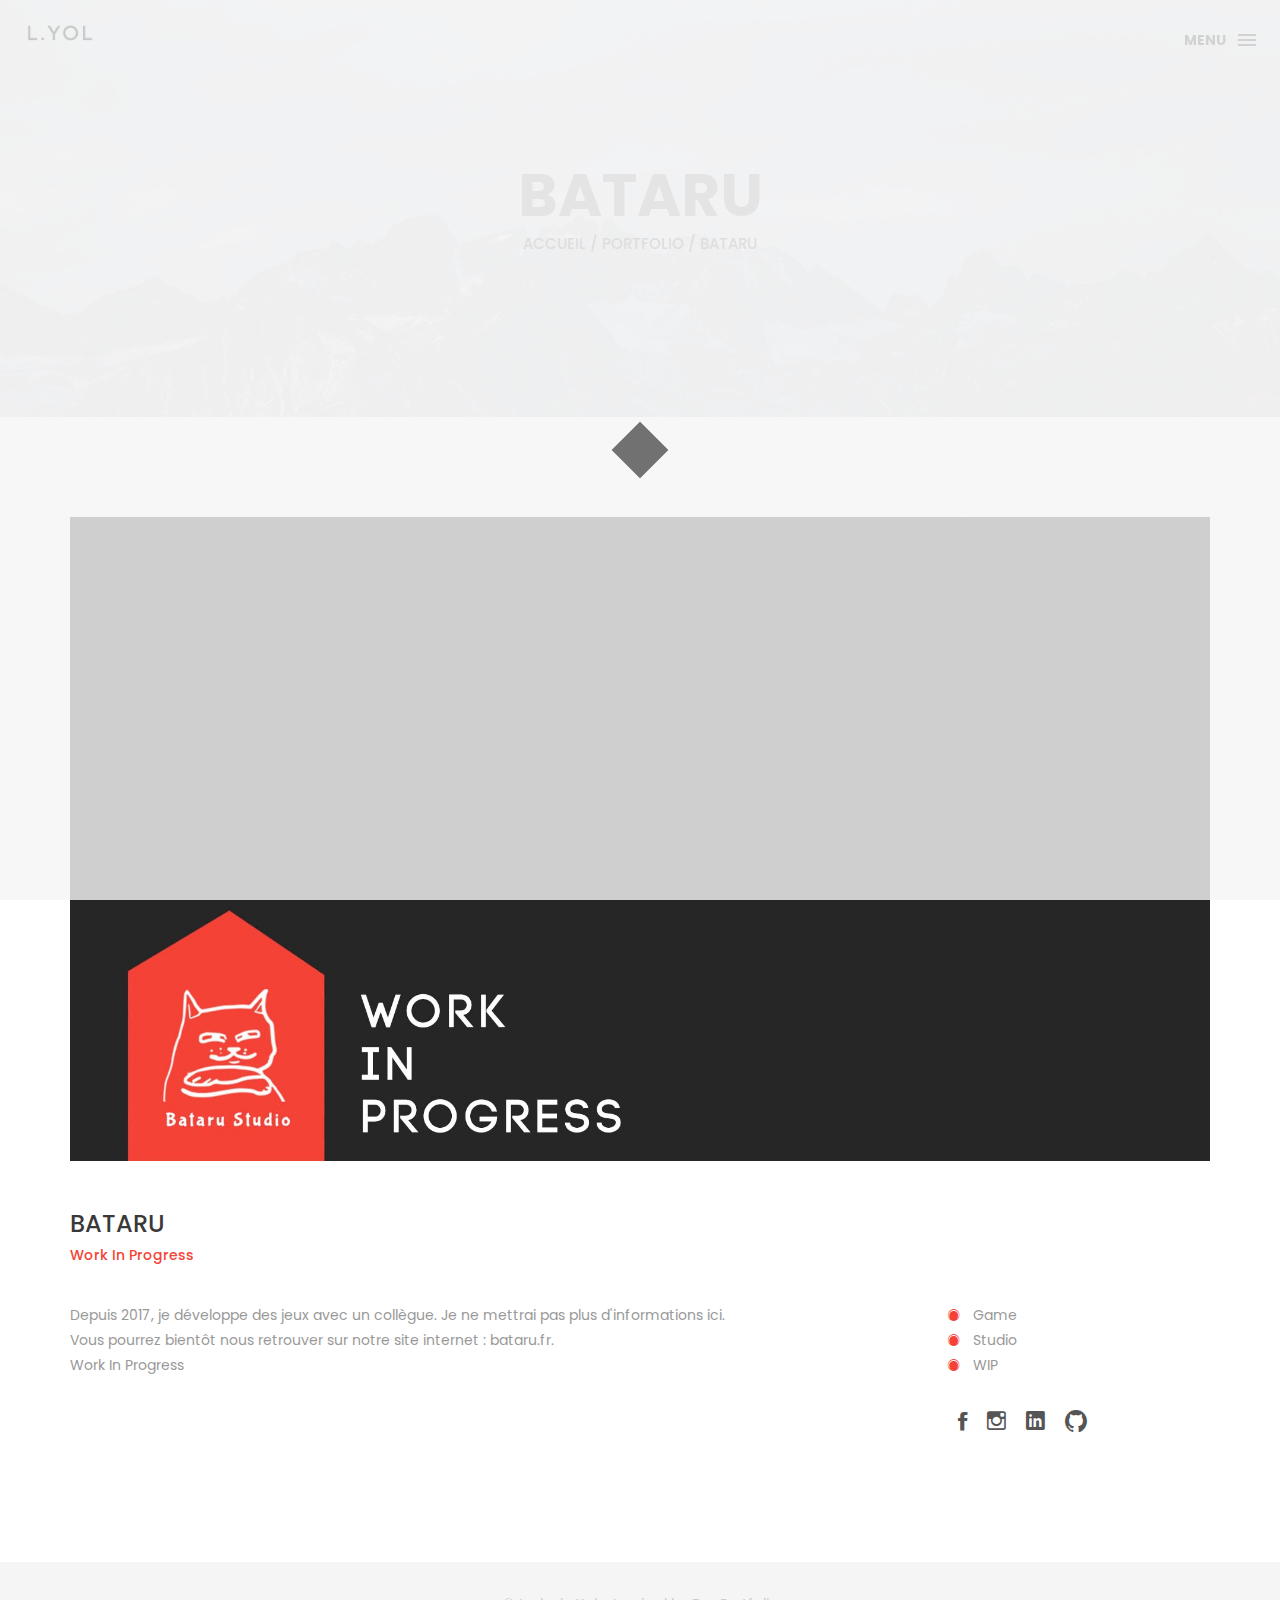
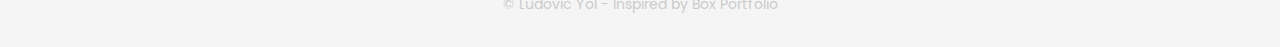
<file: portfolio/bataru.html>
<!DOCTYPE html>
<html lang="en">

<head>
    <meta charset="utf-8">
    <meta http-equiv="X-UA-Compatible" content="IE=edge">
    <meta name="viewport" content="width=device-width, initial-scale=1">
    <!-- The above 3 meta tags *must* come first in the head; any other head content must come *after* these tags -->
    <title>L.Y - Portfolio</title>
    <link rel="icon" href="../img/fav.png" type="image/x-icon">

    <!-- Bootstrap -->
    <link href="../css/bootstrap.min.css" rel="stylesheet">
    <link href="../ionicons/css/ionicons.min.css" rel="stylesheet">

    <!-- main css -->
    <link href="../css/style.css" rel="stylesheet">


    <!-- modernizr -->
    <script src="../js/modernizr.js"></script>

    <!-- HTML5 shim and Respond.js for IE8 support of HTML5 elements and media queries -->
    <!-- WARNING: Respond.js doesn't work if you view the page via file:// -->
    <!--[if lt IE 9]>
      <script src="https://oss.maxcdn.com/html5shiv/3.7.2/html5shiv.min.js"></script>
      <script src="https://oss.maxcdn.com/respond/1.4.2/respond.min.js"></script>
    <![endif]-->
</head>

<body>

    <!-- Preloader -->
    <div id="preloader">
        <div class="pre-container">
            <div class="spinner">
                <div class="double-bounce1"></div>
                <div class="double-bounce2"></div>
            </div>
        </div>
    </div>
    <!-- end Preloader -->

    <div class="container-fluid">
       <!-- box-header -->
        <header class="box-header">
            <div class="box-logo">
                <a href="../index.html"><img src="../img/logo.png" width="80" alt="Logo"></a>
            </div>
            <!-- box-nav -->
            <a class="box-primary-nav-trigger" href="#0">
                <span class="box-menu-text">Menu</span><span class="box-menu-icon"></span>
            </a>
            <!-- box-primary-nav-trigger -->
        </header>
        <!-- end box-header -->
        
        <!-- nav -->
        <nav>
            <ul class="box-primary-nav">
                <li class="box-label">Sommaire</li>

                <li><a href="../index.html">Accueil</a></li>
                <li><a href="../about.html">A propos</a></li>
                <li><a href="../services.html">Services</a></li>
                <li><a href="../portfolio.html">Portfolio</a><i class="ion-android-arrow-dropleft-circle color"></i></li>
                <li><a href="../contact.html">Contact</a></li>

                <li class="box-label">Suivez-moi</li>

                <li class="box-social"><a href="https://www.facebook.com/ludovic.yol" target="blank"><i class="ion-social-facebook"></i></a></li>
                <li class="box-social"><a href="https://www.instagram.com/ludovic_yol" target="blank"><i class="ion-social-instagram-outline"></i></a></li>
                <li class="box-social"><a href="https://linkedin.com/in/ludovicyol/" target="blank"><i class="ion-social-linkedin"></i></a></li>
                <li class="box-social"><a href="https://github.com/LudovicYOL/" target="blank"><i class="ion-social-github"></i></a></li>
            </ul>
        </nav>
        <!-- end nav -->
    </div>
    
    <!-- top-bar -->
    <div class="top-bar">
        <h1>Bataru</h1>
        <p><a href="../index.html">Accueil</a> / <a href="../portfolio.html">portfolio</a> / Bataru</p>
    </div>
    <!-- end top-bar -->
    
    <!-- main-container -->
    <div class="container main-container">
        <div class="col-md-12">
            <img src="../img/portfolio/bataru-detail.jpg" alt="" class="img-responsive" />
            <div class="h-30"></div>
        </div>

        <div class="col-md-12">
            <h3 class="text-uppercase">Bataru</h3>
            <h5>Work In Progress</h5>
            <div class="h-30"></div>
        </div>

        <div class="col-md-9">
            <p> Depuis 2017, je développe des jeux avec un collègue. Je ne mettrai pas plus d'informations ici.<br/>
                Vous pourrez bientôt nous retrouver sur notre site internet : bataru.fr.<br/>
                Work In Progress </p>
        </div>

        <div class="col-md-3">
            <ul class="cat-ul">
                <li><i class="ion-ios-circle-filled"></i> Game</li>
                <li><i class="ion-ios-circle-filled"></i> Studio</li>
                <li><i class="ion-ios-circle-filled"></i> WIP</li>
            </ul>
            <div class="h-10"></div>

            <ul class="social-ul">
                <li class="box-social"><a href="https://www.facebook.com/ludovic.yol" target="blank"><i class="ion-social-facebook"></i></a></li>
                <li class="box-social"><a href="https://www.instagram.com/ludovic_yol" target="blank"><i class="ion-social-instagram-outline"></i></a></li>
                <li class="box-social"><a href="https://linkedin.com/in/ludovicyol/" target="blank"><i class="ion-social-linkedin"></i></a></li>
                <li class="box-social"><a href="https://github.com/LudovicYOL/" target="blank"><i class="ion-social-github"></i></a></li>
            </ul>
        </div>
    </div>
    <!-- end main-container -->


    <!-- footer -->
    <footer>
        <div class="container-fluid">
            <p class="copyright">© Ludovic Yol - Inspired by Box Portfolio</p>
        </div>
    </footer>
    <!-- end footer -->
    
    <!-- back to top -->
    <a href="#0" class="cd-top"><i class="ion-android-arrow-up"></i></a>
    <!-- end back to top -->




    <!-- jQuery -->
    <script src="../js/jquery-2.1.1.js"></script>
    <!--  plugins -->
    <script src="../js/bootstrap.min.js"></script>
    <script src="../js/menu.js"></script>
    <script src="../js/animated-headline.js"></script>
    <script src="../js/isotope.pkgd.min.js"></script>


    <!--  custom script -->
    <script src="../js/custom.js"></script>

</body>

</html>
</file>
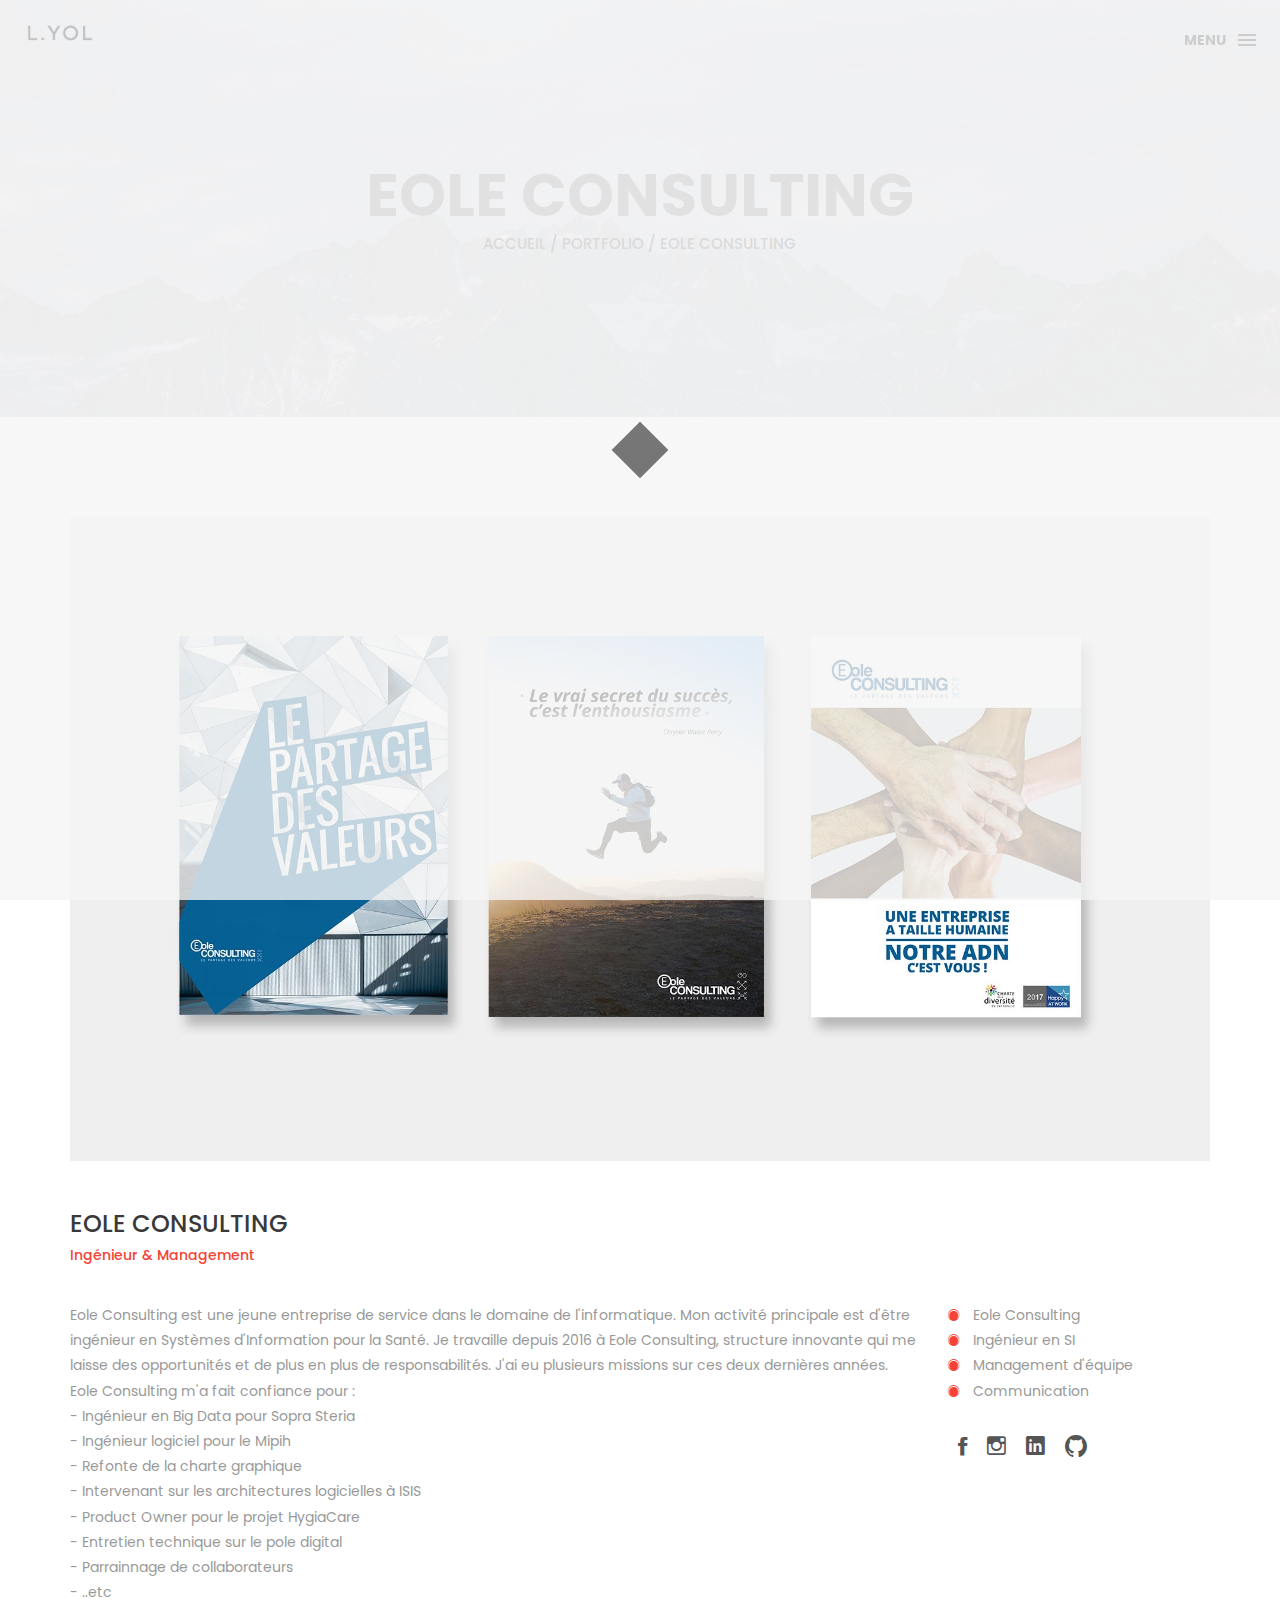
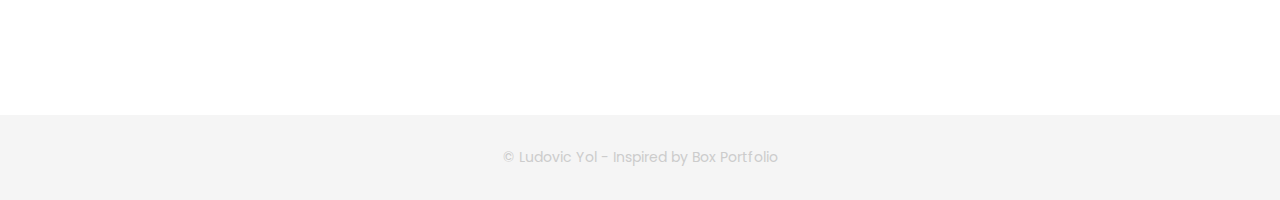
<file: portfolio/eole-consulting.html>
<!DOCTYPE html>
<html lang="en">

<head>
    <meta charset="utf-8">
    <meta http-equiv="X-UA-Compatible" content="IE=edge">
    <meta name="viewport" content="width=device-width, initial-scale=1">
    <!-- The above 3 meta tags *must* come first in the head; any other head content must come *after* these tags -->
    <title>L.Y - Portfolio</title>
    <link rel="icon" href="../img/fav.png" type="image/x-icon">

    <!-- Bootstrap -->
    <link href="../css/bootstrap.min.css" rel="stylesheet">
    <link href="../ionicons/css/ionicons.min.css" rel="stylesheet">

    <!-- main css -->
    <link href="../css/style.css" rel="stylesheet">


    <!-- modernizr -->
    <script src="../js/modernizr.js"></script>

    <!-- HTML5 shim and Respond.js for IE8 support of HTML5 elements and media queries -->
    <!-- WARNING: Respond.js doesn't work if you view the page via file:// -->
    <!--[if lt IE 9]>
      <script src="https://oss.maxcdn.com/html5shiv/3.7.2/html5shiv.min.js"></script>
      <script src="https://oss.maxcdn.com/respond/1.4.2/respond.min.js"></script>
    <![endif]-->
</head>

<body>

    <!-- Preloader -->
    <div id="preloader">
        <div class="pre-container">
            <div class="spinner">
                <div class="double-bounce1"></div>
                <div class="double-bounce2"></div>
            </div>
        </div>
    </div>
    <!-- end Preloader -->

    <div class="container-fluid">
       <!-- box-header -->
        <header class="box-header">
            <div class="box-logo">
                <a href="../index.html"><img src="../img/logo.png" width="80" alt="Logo"></a>
            </div>
            <!-- box-nav -->
            <a class="box-primary-nav-trigger" href="#0">
                <span class="box-menu-text">Menu</span><span class="box-menu-icon"></span>
            </a>
            <!-- box-primary-nav-trigger -->
        </header>
        <!-- end box-header -->
        
        <!-- nav -->
        <nav>
            <ul class="box-primary-nav">
                <li class="box-label">Sommaire</li>

                <li><a href="../index.html">Accueil</a></li>
                <li><a href="../about.html">A propos</a></li>
                <li><a href="../services.html">Services</a></li>
                <li><a href="../portfolio.html">Portfolio</a><i class="ion-android-arrow-dropleft-circle color"></i></li>
                <li><a href="../contact.html">Contact</a></li>

                <li class="box-label">Suivez-moi</li>

                <li class="box-social"><a href="https://www.facebook.com/ludovic.yol" target="blank"><i class="ion-social-facebook"></i></a></li>
                <li class="box-social"><a href="https://www.instagram.com/ludovic_yol" target="blank"><i class="ion-social-instagram-outline"></i></a></li>
                <li class="box-social"><a href="https://linkedin.com/in/ludovicyol/" target="blank"><i class="ion-social-linkedin"></i></a></li>
                <li class="box-social"><a href="https://github.com/LudovicYOL/" target="blank"><i class="ion-social-github"></i></a></li>
            </ul>
        </nav>
        <!-- end nav -->
    </div>
    
    <!-- top-bar -->
    <div class="top-bar">
        <h1>Eole Consulting</h1>
        <p><a href="../index.html">Accueil</a> / <a href="../portfolio.html">portfolio</a> / Eole Consulting</p>
    </div>
    <!-- end top-bar -->
    
    <!-- main-container -->
    <div class="container main-container">
        <div class="col-md-12">
            <img src="../img/portfolio/eole-consulting-detail.jpg" alt="" class="img-responsive" />
            <div class="h-30"></div>
        </div>

        <div class="col-md-12">
            <h3 class="text-uppercase">Eole Consulting</h3>
            <h5>Ingénieur & Management</h5>
            <div class="h-30"></div>
        </div>

        <div class="col-md-9">
            <p> Eole Consulting est une jeune entreprise de service dans le domaine de l'informatique. Mon activité principale est d'être ingénieur en Systèmes d'Information pour la Santé. Je travaille depuis 2016 à Eole Consulting, structure innovante qui me laisse des opportunités et de plus en plus de responsabilités. J'ai eu plusieurs missions sur ces deux dernières années. Eole Consulting m'a fait confiance pour : <br/>
            - Ingénieur en Big Data pour Sopra Steria <br/>
            - Ingénieur logiciel pour le Mipih <br/>
            - Refonte de la charte graphique <br/>
            - Intervenant sur les architectures logicielles à ISIS <br/>
            - Product Owner pour le projet HygiaCare<br/>
            - Entretien technique sur le pole digital<br/>
            - Parrainnage de collaborateurs<br/>
            - ..etc<br/>
            </p>
        </div>

        <div class="col-md-3">
            <ul class="cat-ul">
                <li><i class="ion-ios-circle-filled"></i> Eole Consulting</li>
                <li><i class="ion-ios-circle-filled"></i> Ingénieur en SI</li>
                <li><i class="ion-ios-circle-filled"></i> Management d'équipe</li>
                <li><i class="ion-ios-circle-filled"></i> Communication</li>
            </ul>
            <div class="h-10"></div>

            <ul class="social-ul">
                <li class="box-social"><a href="https://www.facebook.com/ludovic.yol" target="blank"><i class="ion-social-facebook"></i></a></li>
                <li class="box-social"><a href="https://www.instagram.com/ludovic_yol" target="blank"><i class="ion-social-instagram-outline"></i></a></li>
                <li class="box-social"><a href="https://linkedin.com/in/ludovicyol/" target="blank"><i class="ion-social-linkedin"></i></a></li>
                <li class="box-social"><a href="https://github.com/LudovicYOL/" target="blank"><i class="ion-social-github"></i></a></li>
            </ul>
        </div>
    </div>
    <!-- end main-container -->


    <!-- footer -->
    <footer>
        <div class="container-fluid">
            <p class="copyright">© Ludovic Yol - Inspired by Box Portfolio</p>
        </div>
    </footer>
    <!-- end footer -->
    
    <!-- back to top -->
    <a href="#0" class="cd-top"><i class="ion-android-arrow-up"></i></a>
    <!-- end back to top -->




    <!-- jQuery -->
    <script src="../js/jquery-2.1.1.js"></script>
    <!--  plugins -->
    <script src="../js/bootstrap.min.js"></script>
    <script src="../js/menu.js"></script>
    <script src="../js/animated-headline.js"></script>
    <script src="../js/isotope.pkgd.min.js"></script>


    <!--  custom script -->
    <script src="../js/custom.js"></script>

</body>

</html>
</file>
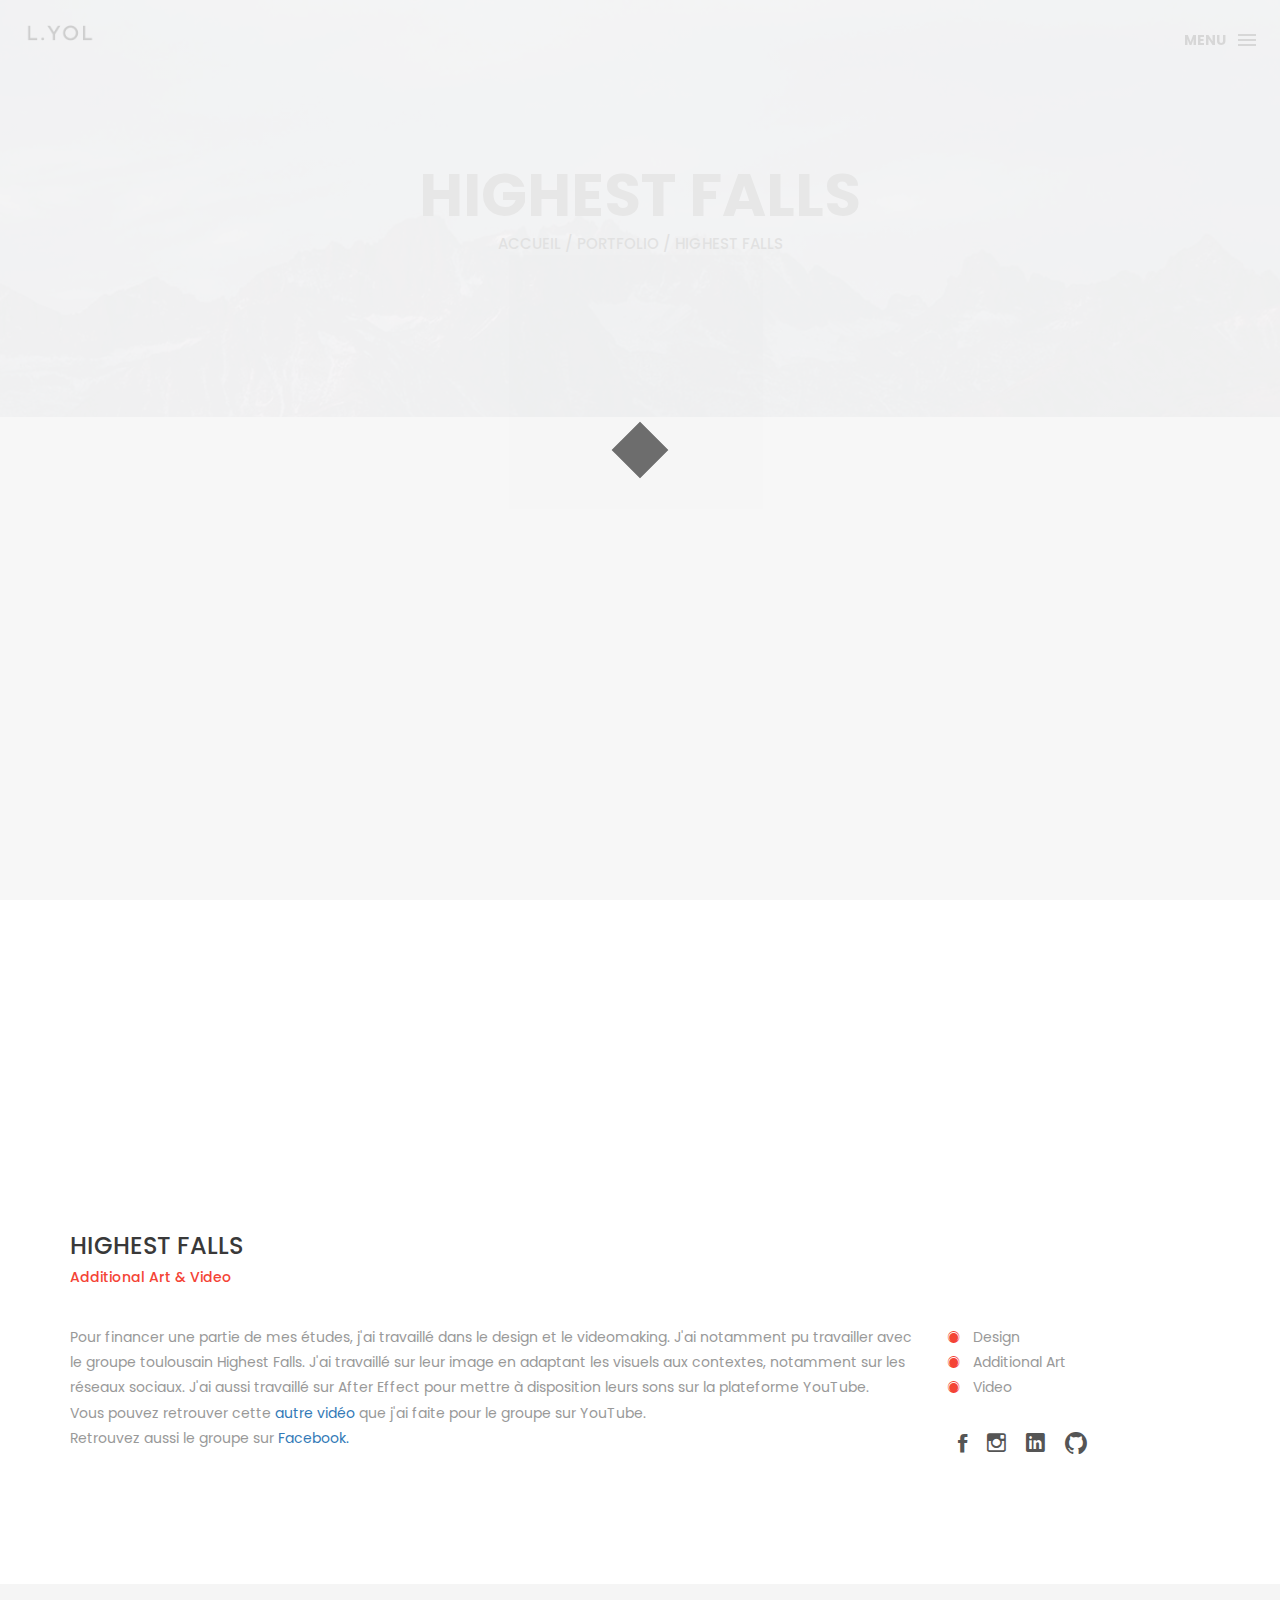
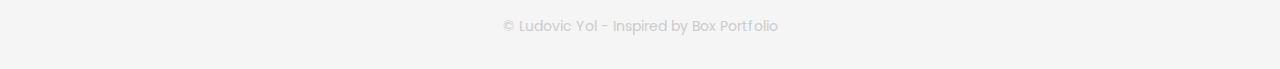
<file: portfolio/highest-falls.html>
<!DOCTYPE html>
<html lang="en">

<head>
    <meta charset="utf-8">
    <meta http-equiv="X-UA-Compatible" content="IE=edge">
    <meta name="viewport" content="width=device-width, initial-scale=1">
    <!-- The above 3 meta tags *must* come first in the head; any other head content must come *after* these tags -->
    <title>L.Y - Portfolio</title>
    <link rel="icon" href="../img/fav.png" type="image/x-icon">

    <!-- Bootstrap -->
    <link href="../css/bootstrap.min.css" rel="stylesheet">
    <link href="../ionicons/css/ionicons.min.css" rel="stylesheet">

    <!-- main css -->
    <link href="../css/style.css" rel="stylesheet">


    <!-- modernizr -->
    <script src="../js/modernizr.js"></script>

    <!-- HTML5 shim and Respond.js for IE8 support of HTML5 elements and media queries -->
    <!-- WARNING: Respond.js doesn't work if you view the page via file:// -->
    <!--[if lt IE 9]>
      <script src="https://oss.maxcdn.com/html5shiv/3.7.2/html5shiv.min.js"></script>
      <script src="https://oss.maxcdn.com/respond/1.4.2/respond.min.js"></script>
    <![endif]-->
</head>

<body>

    <!-- Preloader -->
    <div id="preloader">
        <div class="pre-container">
            <div class="spinner">
                <div class="double-bounce1"></div>
                <div class="double-bounce2"></div>
            </div>
        </div>
    </div>
    <!-- end Preloader -->

    <div class="container-fluid">
       <!-- box-header -->
        <header class="box-header">
            <div class="box-logo">
                <a href="../index.html"><img src="../img/logo.png" width="80" alt="Logo"></a>
            </div>
            <!-- box-nav -->
            <a class="box-primary-nav-trigger" href="#0">
                <span class="box-menu-text">Menu</span><span class="box-menu-icon"></span>
            </a>
            <!-- box-primary-nav-trigger -->
        </header>
        <!-- end box-header -->
        
        <!-- nav -->
        <nav>
            <ul class="box-primary-nav">
                <li class="box-label">Sommaire</li>

                <li><a href="../index.html">Accueil</a></li>
                <li><a href="../about.html">A propos</a></li>
                <li><a href="../services.html">Services</a></li>
                <li><a href="../portfolio.html">Portfolio</a><i class="ion-android-arrow-dropleft-circle color"></i></li>
                <li><a href="../contact.html">Contact</a></li>

                <li class="box-label">Suivez-moi</li>

                <li class="box-social"><a href="https://www.facebook.com/ludovic.yol" target="blank"><i class="ion-social-facebook"></i></a></li>
                <li class="box-social"><a href="https://www.instagram.com/ludovic_yol" target="blank"><i class="ion-social-instagram-outline"></i></a></li>
                <li class="box-social"><a href="https://linkedin.com/in/ludovicyol/" target="blank"><i class="ion-social-linkedin"></i></a></li>
                <li class="box-social"><a href="https://github.com/LudovicYOL/" target="blank"><i class="ion-social-github"></i></a></li>
            </ul>
        </nav>
        <!-- end nav -->
    </div>
    
    <!-- top-bar -->
    <div class="top-bar">
        <h1>Highest Falls</h1>
        <p><a href="../index.html">Accueil</a> / <a href="../portfolio.html">portfolio</a> / Highest Falls</p>
    </div>
    <!-- end top-bar -->
    
    <!-- main-container -->
    <div class="container main-container">
        <div class="col-md-12">
            <div class="videoWrapper">
                <iframe width="560" height="315" src="https://www.youtube.com/embed/QwpMCwgW4kc" frameborder="0" allow="autoplay; encrypted-media" allowfullscreen></iframe>
            </div>
            <div class="h-30"></div>
        </div>

        <div class="col-md-12">
            <h3 class="text-uppercase">Highest Falls</h3>
            <h5>Additional Art & Video</h5>
            <div class="h-30"></div>
        </div>

        <div class="col-md-9">
            <p>Pour financer une partie de mes études, j'ai travaillé dans le design et le videomaking. J'ai notamment pu travailler avec le groupe toulousain Highest Falls. J'ai travaillé sur leur image en adaptant les visuels aux contextes, notamment sur les réseaux sociaux. J'ai aussi travaillé sur After Effect pour mettre à disposition leurs sons sur la plateforme YouTube.<br/>
            Vous pouvez retrouver cette <a href="https://www.youtube.com/watch?v=EH7YxM1OSug">autre vidéo</a> que j'ai faite pour le groupe sur YouTube.<br/>
            Retrouvez aussi le groupe sur <a href="https://www.facebook.com/HighestFalls/">Facebook.</a></p>
        </div>

        <div class="col-md-3">
            <ul class="cat-ul">
                <li><i class="ion-ios-circle-filled"></i> Design</li>
                <li><i class="ion-ios-circle-filled"></i> Additional Art</li>
                <li><i class="ion-ios-circle-filled"></i> Video</li>
            </ul>
            <div class="h-10"></div>

            <ul class="social-ul">
                <li class="box-social"><a href="https://www.facebook.com/ludovic.yol" target="blank"><i class="ion-social-facebook"></i></a></li>
                <li class="box-social"><a href="https://www.instagram.com/ludovic_yol" target="blank"><i class="ion-social-instagram-outline"></i></a></li>
                <li class="box-social"><a href="https://linkedin.com/in/ludovicyol/" target="blank"><i class="ion-social-linkedin"></i></a></li>
                <li class="box-social"><a href="https://github.com/LudovicYOL/" target="blank"><i class="ion-social-github"></i></a></li>
            </ul>
        </div>
    </div>
    <!-- end main-container -->


    <!-- footer -->
    <footer>
        <div class="container-fluid">
            <p class="copyright">© Ludovic Yol - Inspired by Box Portfolio</p>
        </div>
    </footer>
    <!-- end footer -->
    
    <!-- back to top -->
    <a href="#0" class="cd-top"><i class="ion-android-arrow-up"></i></a>
    <!-- end back to top -->




    <!-- jQuery -->
    <script src="../js/jquery-2.1.1.js"></script>
    <!--  plugins -->
    <script src="../js/bootstrap.min.js"></script>
    <script src="../js/menu.js"></script>
    <script src="../js/animated-headline.js"></script>
    <script src="../js/isotope.pkgd.min.js"></script>


    <!--  custom script -->
    <script src="../js/custom.js"></script>

</body>

</html>
</file>
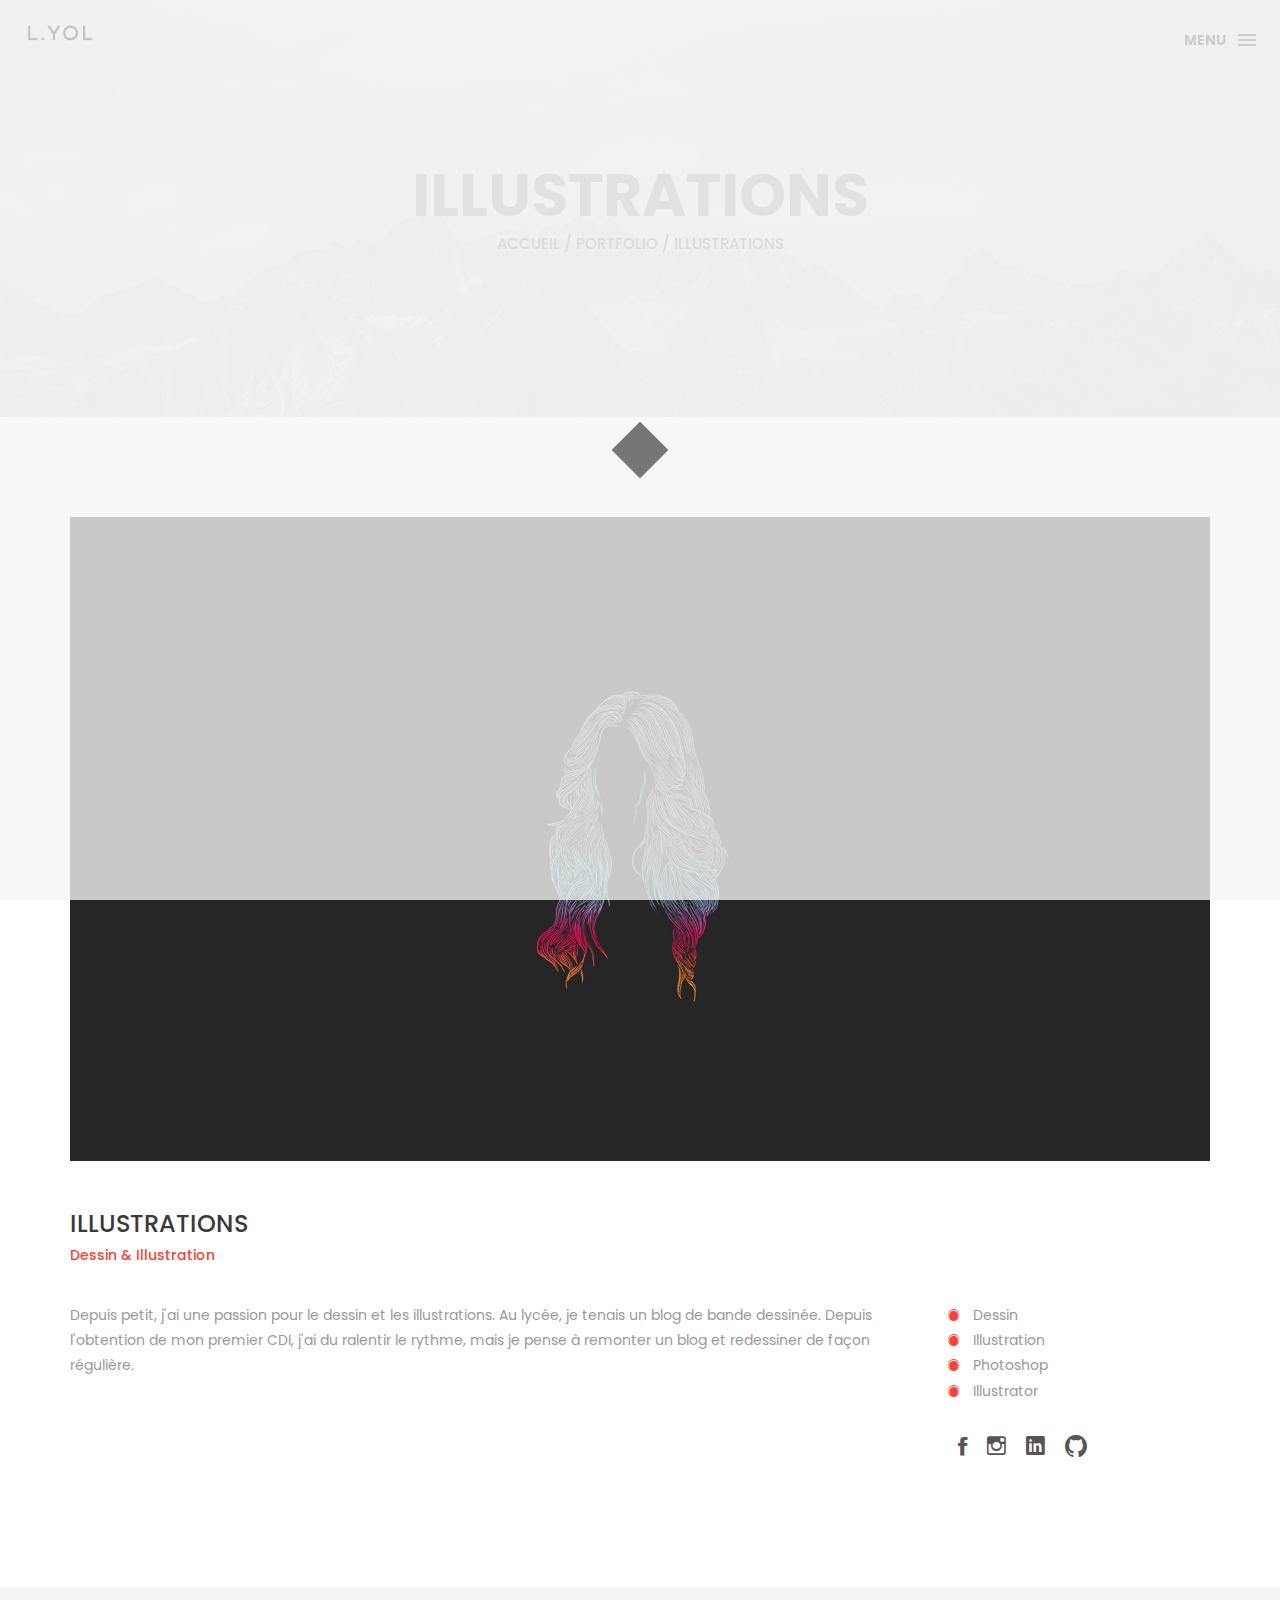
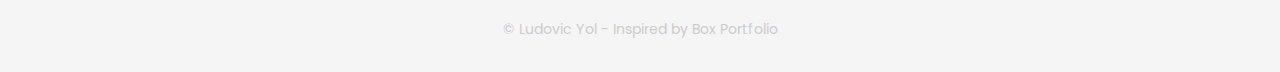
<file: portfolio/illustrations.html>
<!DOCTYPE html>
<html lang="en">

<head>
    <meta charset="utf-8">
    <meta http-equiv="X-UA-Compatible" content="IE=edge">
    <meta name="viewport" content="width=device-width, initial-scale=1">
    <!-- The above 3 meta tags *must* come first in the head; any other head content must come *after* these tags -->
    <title>L.Y - Portfolio</title>
    <link rel="icon" href="../img/fav.png" type="image/x-icon">

    <!-- Bootstrap -->
    <link href="../css/bootstrap.min.css" rel="stylesheet">
    <link href="../ionicons/css/ionicons.min.css" rel="stylesheet">

    <!-- main css -->
    <link href="../css/style.css" rel="stylesheet">


    <!-- modernizr -->
    <script src="../js/modernizr.js"></script>

    <!-- HTML5 shim and Respond.js for IE8 support of HTML5 elements and media queries -->
    <!-- WARNING: Respond.js doesn't work if you view the page via file:// -->
    <!--[if lt IE 9]>
      <script src="https://oss.maxcdn.com/html5shiv/3.7.2/html5shiv.min.js"></script>
      <script src="https://oss.maxcdn.com/respond/1.4.2/respond.min.js"></script>
    <![endif]-->
</head>

<body>

    <!-- Preloader -->
    <div id="preloader">
        <div class="pre-container">
            <div class="spinner">
                <div class="double-bounce1"></div>
                <div class="double-bounce2"></div>
            </div>
        </div>
    </div>
    <!-- end Preloader -->

    <div class="container-fluid">
       <!-- box-header -->
        <header class="box-header">
            <div class="box-logo">
                <a href="../index.html"><img src="../img/logo.png" width="80" alt="Logo"></a>
            </div>
            <!-- box-nav -->
            <a class="box-primary-nav-trigger" href="#0">
                <span class="box-menu-text">Menu</span><span class="box-menu-icon"></span>
            </a>
            <!-- box-primary-nav-trigger -->
        </header>
        <!-- end box-header -->
        
        <!-- nav -->
        <nav>
            <ul class="box-primary-nav">
                <li class="box-label">Sommaire</li>

                <li><a href="../index.html">Accueil</a></li>
                <li><a href="../about.html">A propos</a></li>
                <li><a href="../services.html">Services</a></li>
                <li><a href="../portfolio.html">Portfolio</a><i class="ion-android-arrow-dropleft-circle color"></i></li>
                <li><a href="../contact.html">Contact</a></li>

                <li class="box-label">Suivez-moi</li>

                <li class="box-social"><a href="https://www.facebook.com/ludovic.yol" target="blank"><i class="ion-social-facebook"></i></a></li>
                <li class="box-social"><a href="https://www.instagram.com/ludovic_yol" target="blank"><i class="ion-social-instagram-outline"></i></a></li>
                <li class="box-social"><a href="https://linkedin.com/in/ludovicyol/" target="blank"><i class="ion-social-linkedin"></i></a></li>
                <li class="box-social"><a href="https://github.com/LudovicYOL/" target="blank"><i class="ion-social-github"></i></a></li>
            </ul>
        </nav>
        <!-- end nav -->
    </div>
    
    <!-- top-bar -->
    <div class="top-bar">
        <h1>Illustrations</h1>
        <p><a href="../index.html">Accueil</a> / <a href="../portfolio.html">portfolio</a> / Illustrations</p>
    </div>
    <!-- end top-bar -->
    
    <!-- main-container -->
    <div class="container main-container">
        <div class="col-md-12">
            <img src="../img/portfolio/illustration-detail.jpg" alt="" class="img-responsive" />
            <div class="h-30"></div>
        </div>

        <div class="col-md-12">
            <h3 class="text-uppercase">Illustrations</h3>
            <h5>Dessin & Illustration</h5>
            <div class="h-30"></div>
        </div>

        <div class="col-md-9">
            <p>Depuis petit, j'ai une passion pour le dessin et les illustrations. Au lycée, je tenais un blog de bande dessinée. Depuis l'obtention de mon premier CDI, j'ai du ralentir le rythme, mais je pense à remonter un blog et redessiner de façon régulière.</p>
        </div>

        <div class="col-md-3">
            <ul class="cat-ul">
                <li><i class="ion-ios-circle-filled"></i> Dessin</li>
                <li><i class="ion-ios-circle-filled"></i> Illustration</li>
                <li><i class="ion-ios-circle-filled"></i> Photoshop</li>
                <li><i class="ion-ios-circle-filled"></i> Illustrator</li>
            </ul>
            <div class="h-10"></div>

            <ul class="social-ul">
                <li class="box-social"><a href="https://www.facebook.com/ludovic.yol" target="blank"><i class="ion-social-facebook"></i></a></li>
                <li class="box-social"><a href="https://www.instagram.com/ludovic_yol" target="blank"><i class="ion-social-instagram-outline"></i></a></li>
                <li class="box-social"><a href="https://linkedin.com/in/ludovicyol/" target="blank"><i class="ion-social-linkedin"></i></a></li>
                <li class="box-social"><a href="https://github.com/LudovicYOL/" target="blank"><i class="ion-social-github"></i></a></li>
            </ul>
        </div>
    </div>
    <!-- end main-container -->


    <!-- footer -->
    <footer>
        <div class="container-fluid">
            <p class="copyright">© Ludovic Yol - Inspired by Box Portfolio</p>
        </div>
    </footer>
    <!-- end footer -->
    
    <!-- back to top -->
    <a href="#0" class="cd-top"><i class="ion-android-arrow-up"></i></a>
    <!-- end back to top -->




    <!-- jQuery -->
    <script src="../js/jquery-2.1.1.js"></script>
    <!--  plugins -->
    <script src="../js/bootstrap.min.js"></script>
    <script src="../js/menu.js"></script>
    <script src="../js/animated-headline.js"></script>
    <script src="../js/isotope.pkgd.min.js"></script>


    <!--  custom script -->
    <script src="../js/custom.js"></script>

</body>

</html>
</file>
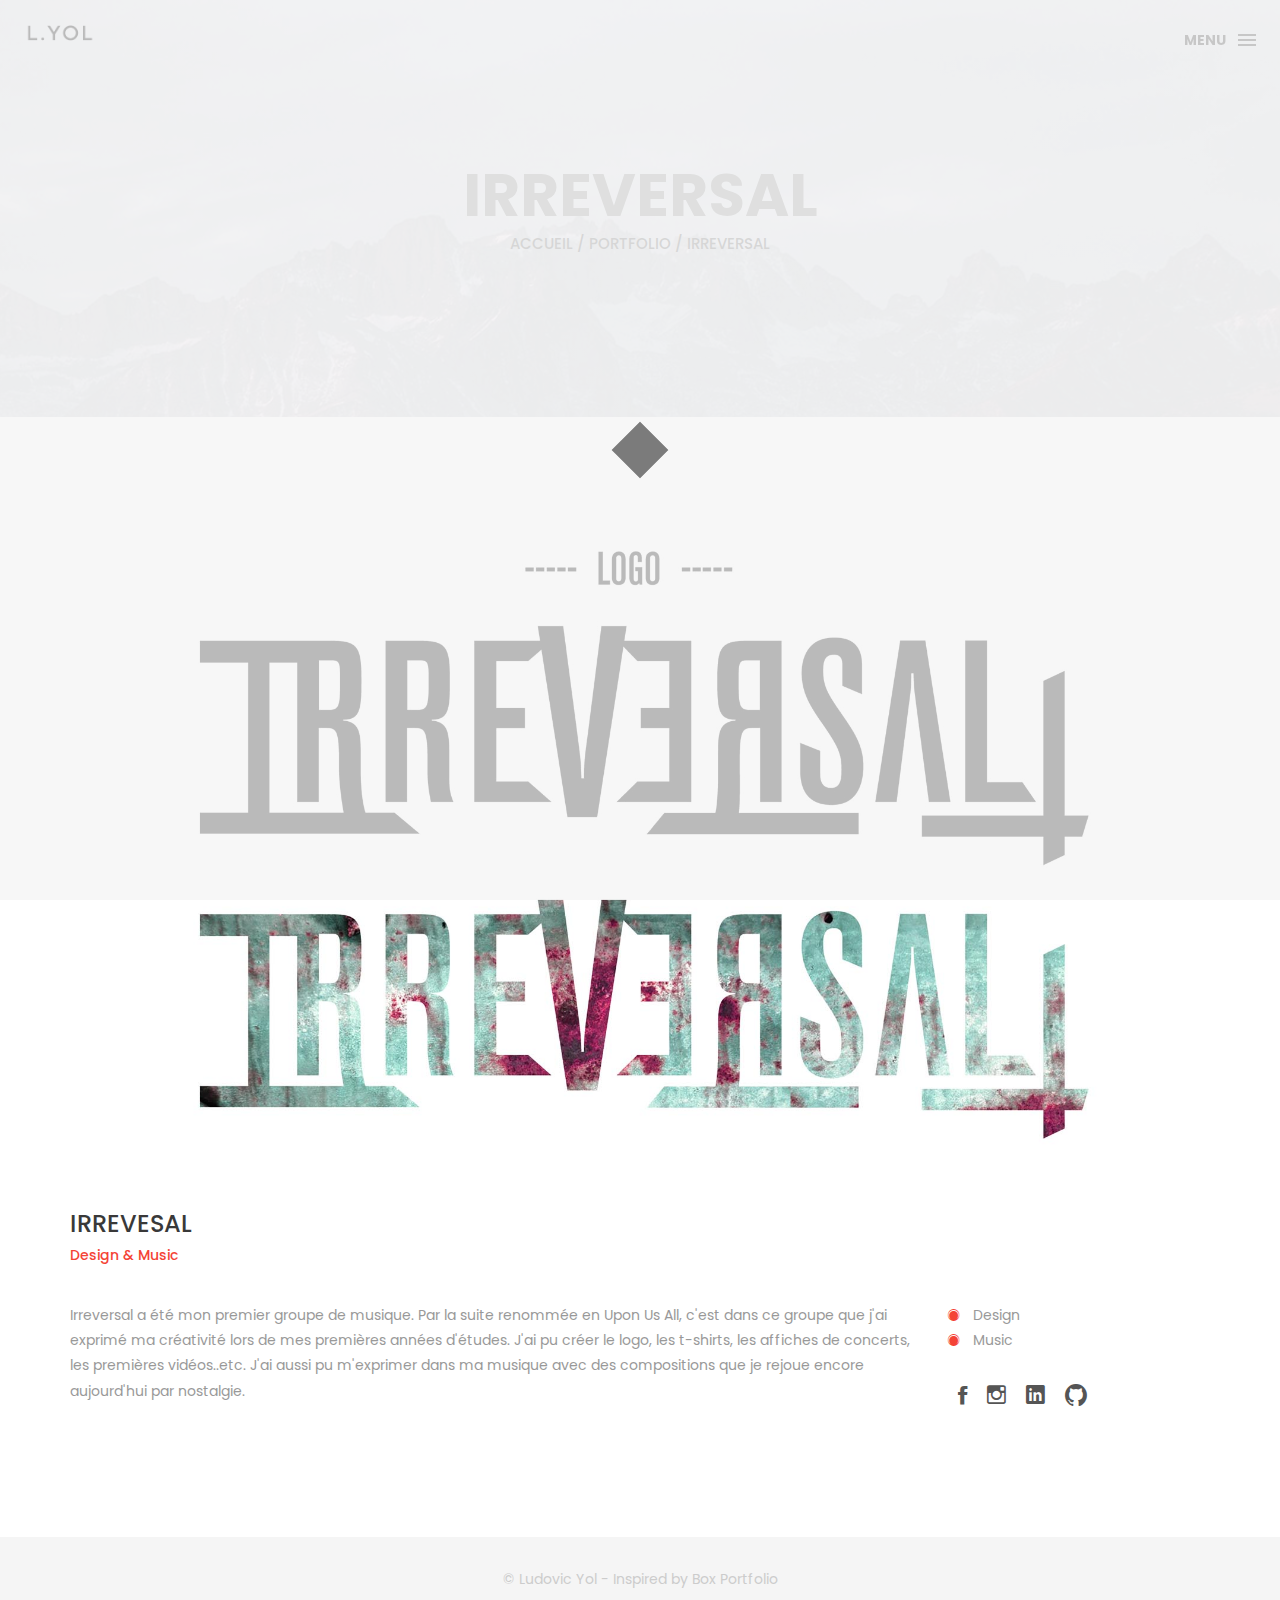
<file: portfolio/irreversal.html>
<!DOCTYPE html>
<html lang="en">

<head>
    <meta charset="utf-8">
    <meta http-equiv="X-UA-Compatible" content="IE=edge">
    <meta name="viewport" content="width=device-width, initial-scale=1">
    <!-- The above 3 meta tags *must* come first in the head; any other head content must come *after* these tags -->
    <title>L.Y - Portfolio</title>
    <link rel="icon" href="../img/fav.png" type="image/x-icon">

    <!-- Bootstrap -->
    <link href="../css/bootstrap.min.css" rel="stylesheet">
    <link href="../ionicons/css/ionicons.min.css" rel="stylesheet">

    <!-- main css -->
    <link href="../css/style.css" rel="stylesheet">


    <!-- modernizr -->
    <script src="../js/modernizr.js"></script>

    <!-- HTML5 shim and Respond.js for IE8 support of HTML5 elements and media queries -->
    <!-- WARNING: Respond.js doesn't work if you view the page via file:// -->
    <!--[if lt IE 9]>
      <script src="https://oss.maxcdn.com/html5shiv/3.7.2/html5shiv.min.js"></script>
      <script src="https://oss.maxcdn.com/respond/1.4.2/respond.min.js"></script>
    <![endif]-->
</head>

<body>

    <!-- Preloader -->
    <div id="preloader">
        <div class="pre-container">
            <div class="spinner">
                <div class="double-bounce1"></div>
                <div class="double-bounce2"></div>
            </div>
        </div>
    </div>
    <!-- end Preloader -->

    <div class="container-fluid">
       <!-- box-header -->
        <header class="box-header">
            <div class="box-logo">
                <a href="../index.html"><img src="../img/logo.png" width="80" alt="Logo"></a>
            </div>
            <!-- box-nav -->
            <a class="box-primary-nav-trigger" href="#0">
                <span class="box-menu-text">Menu</span><span class="box-menu-icon"></span>
            </a>
            <!-- box-primary-nav-trigger -->
        </header>
        <!-- end box-header -->
        
        <!-- nav -->
        <nav>
            <ul class="box-primary-nav">
                <li class="box-label">Sommaire</li>

                <li><a href="../index.html">Accueil</a></li>
                <li><a href="../about.html">A propos</a></li>
                <li><a href="../services.html">Services</a></li>
                <li><a href="../portfolio.html">Portfolio</a><i class="ion-android-arrow-dropleft-circle color"></i></li>
                <li><a href="../contact.html">Contact</a></li>

                <li class="box-label">Suivez-moi</li>

                <li class="box-social"><a href="https://www.facebook.com/ludovic.yol" target="blank"><i class="ion-social-facebook"></i></a></li>
                <li class="box-social"><a href="https://www.instagram.com/ludovic_yol" target="blank"><i class="ion-social-instagram-outline"></i></a></li>
                <li class="box-social"><a href="https://linkedin.com/in/ludovicyol/" target="blank"><i class="ion-social-linkedin"></i></a></li>
                <li class="box-social"><a href="https://github.com/LudovicYOL/" target="blank"><i class="ion-social-github"></i></a></li>
            </ul>
        </nav>
        <!-- end nav -->
    </div>
    
    <!-- top-bar -->
    <div class="top-bar">
        <h1>Irreversal</h1>
        <p><a href="../index.html">Accueil</a> / <a href="../portfolio.html">portfolio</a> / Irreversal</p>
    </div>
    <!-- end top-bar -->
    
    <!-- main-container -->
    <div class="container main-container">
        <div class="col-md-12">
            <img src="../img/portfolio/irreversal-detail.jpg" alt="" class="img-responsive" />
            <div class="h-30"></div>
        </div>

        <div class="col-md-12">
            <h3 class="text-uppercase">Irrevesal</h3>
            <h5>Design & Music</h5>
            <div class="h-30"></div>
        </div>

        <div class="col-md-9">
            <p>Irreversal a été mon premier groupe de musique. Par la suite renommée en Upon Us All, c'est dans ce groupe que j'ai exprimé ma créativité lors de mes premières années d'études. J'ai pu créer le logo, les t-shirts, les affiches de concerts, les premières vidéos..etc. J'ai aussi pu m'exprimer dans ma musique avec des compositions que je rejoue encore aujourd'hui par nostalgie. </p>
        </div>

        <div class="col-md-3">
            <ul class="cat-ul">
                <li><i class="ion-ios-circle-filled"></i> Design</li>
                <li><i class="ion-ios-circle-filled"></i> Music</li>
            </ul>
            <div class="h-10"></div>

            <ul class="social-ul">
                <li class="box-social"><a href="https://www.facebook.com/ludovic.yol" target="blank"><i class="ion-social-facebook"></i></a></li>
                <li class="box-social"><a href="https://www.instagram.com/ludovic_yol" target="blank"><i class="ion-social-instagram-outline"></i></a></li>
                <li class="box-social"><a href="https://linkedin.com/in/ludovicyol/" target="blank"><i class="ion-social-linkedin"></i></a></li>
                <li class="box-social"><a href="https://github.com/LudovicYOL/" target="blank"><i class="ion-social-github"></i></a></li>
            </ul>
        </div>
    </div>
    <!-- end main-container -->


    <!-- footer -->
    <footer>
        <div class="container-fluid">
            <p class="copyright">© Ludovic Yol - Inspired by Box Portfolio</p>
        </div>
    </footer>
    <!-- end footer -->
    
    <!-- back to top -->
    <a href="#0" class="cd-top"><i class="ion-android-arrow-up"></i></a>
    <!-- end back to top -->




    <!-- jQuery -->
    <script src="../js/jquery-2.1.1.js"></script>
    <!--  plugins -->
    <script src="../js/bootstrap.min.js"></script>
    <script src="../js/menu.js"></script>
    <script src="../js/animated-headline.js"></script>
    <script src="../js/isotope.pkgd.min.js"></script>


    <!--  custom script -->
    <script src="../js/custom.js"></script>

</body>

</html>
</file>
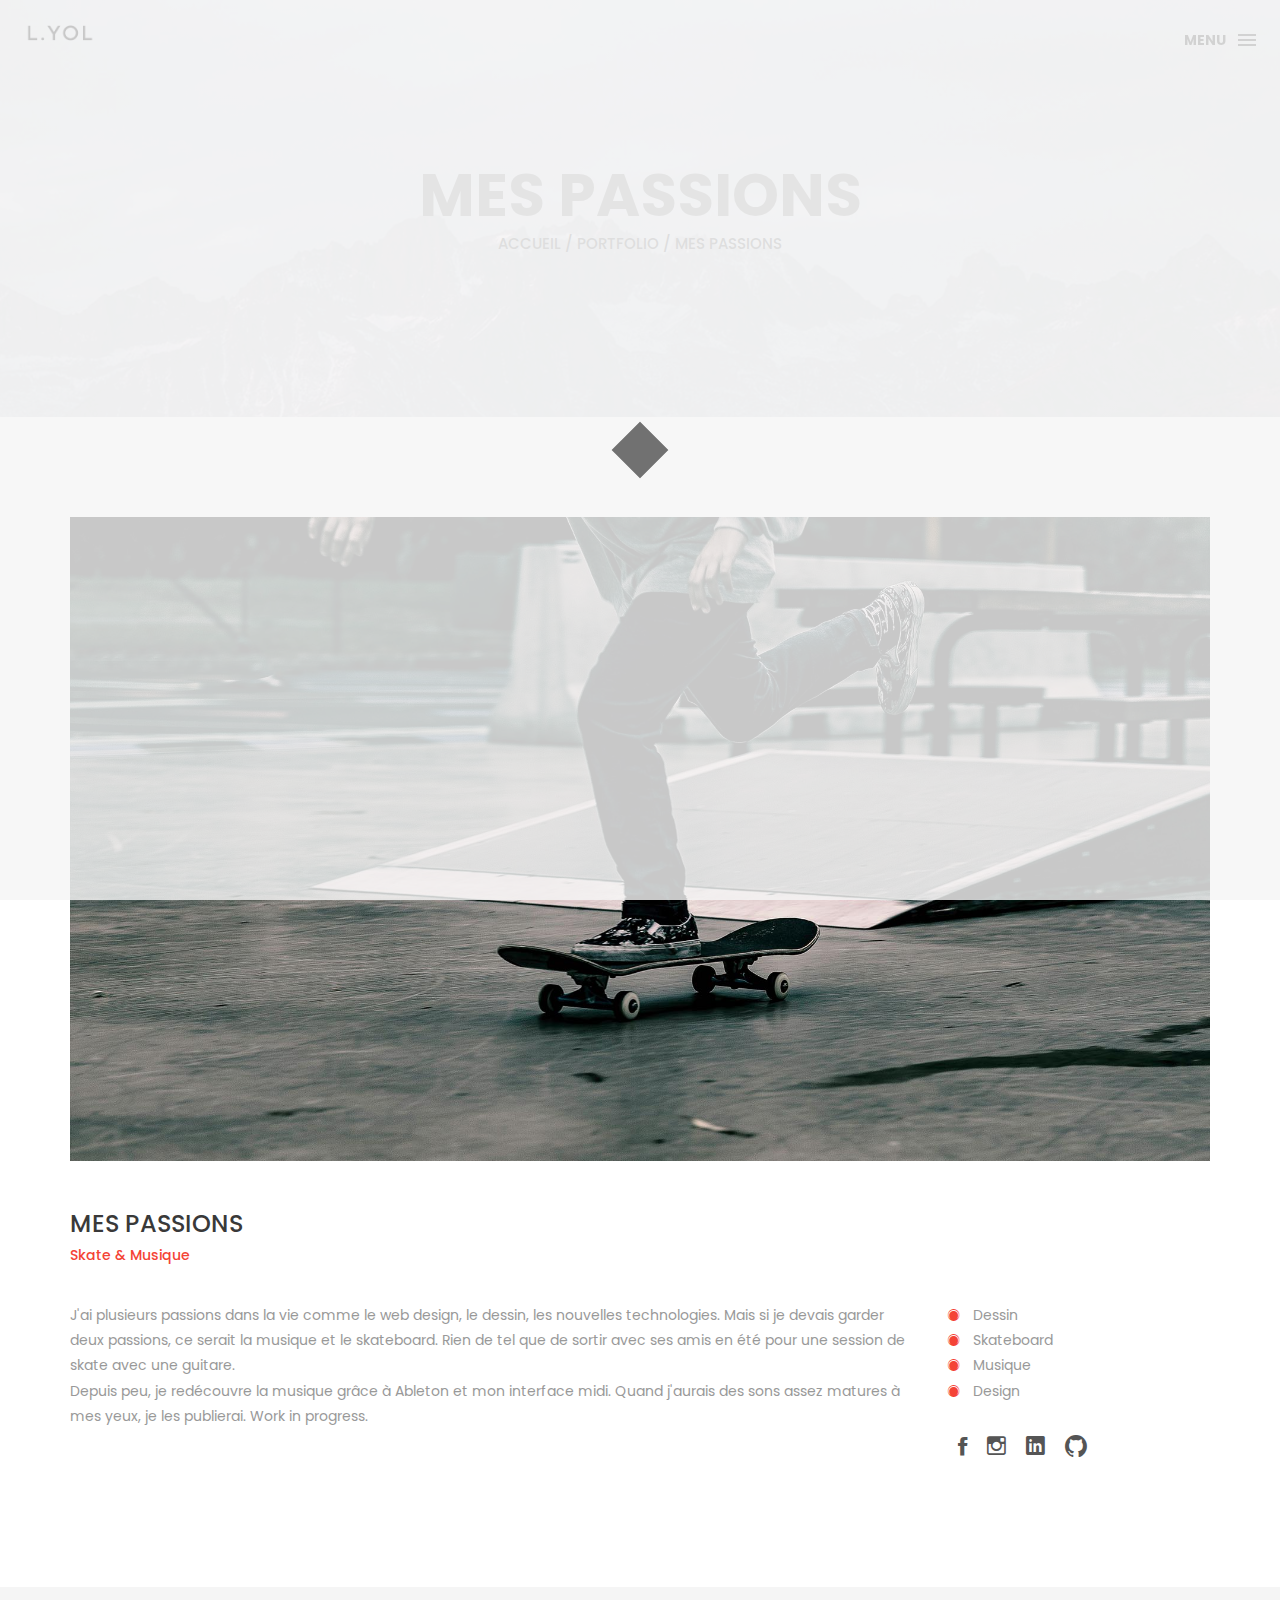
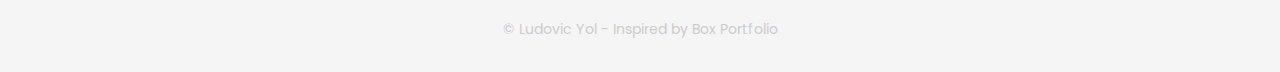
<file: portfolio/passions.html>
<!DOCTYPE html>
<html lang="en">

<head>
    <meta charset="utf-8">
    <meta http-equiv="X-UA-Compatible" content="IE=edge">
    <meta name="viewport" content="width=device-width, initial-scale=1">
    <!-- The above 3 meta tags *must* come first in the head; any other head content must come *after* these tags -->
    <title>L.Y - Portfolio</title>
    <link rel="icon" href="../img/fav.png" type="image/x-icon">

    <!-- Bootstrap -->
    <link href="../css/bootstrap.min.css" rel="stylesheet">
    <link href="../ionicons/css/ionicons.min.css" rel="stylesheet">

    <!-- main css -->
    <link href="../css/style.css" rel="stylesheet">


    <!-- modernizr -->
    <script src="../js/modernizr.js"></script>

    <!-- HTML5 shim and Respond.js for IE8 support of HTML5 elements and media queries -->
    <!-- WARNING: Respond.js doesn't work if you view the page via file:// -->
    <!--[if lt IE 9]>
      <script src="https://oss.maxcdn.com/html5shiv/3.7.2/html5shiv.min.js"></script>
      <script src="https://oss.maxcdn.com/respond/1.4.2/respond.min.js"></script>
    <![endif]-->
</head>

<body>

    <!-- Preloader -->
    <div id="preloader">
        <div class="pre-container">
            <div class="spinner">
                <div class="double-bounce1"></div>
                <div class="double-bounce2"></div>
            </div>
        </div>
    </div>
    <!-- end Preloader -->

    <div class="container-fluid">
       <!-- box-header -->
        <header class="box-header">
            <div class="box-logo">
                <a href="../index.html"><img src="../img/logo.png" width="80" alt="Logo"></a>
            </div>
            <!-- box-nav -->
            <a class="box-primary-nav-trigger" href="#0">
                <span class="box-menu-text">Menu</span><span class="box-menu-icon"></span>
            </a>
            <!-- box-primary-nav-trigger -->
        </header>
        <!-- end box-header -->
        
        <!-- nav -->
        <nav>
            <ul class="box-primary-nav">
                <li class="box-label">Sommaire</li>

                <li><a href="../index.html">Accueil</a></li>
                <li><a href="../about.html">A propos</a></li>
                <li><a href="../services.html">Services</a></li>
                <li><a href="../portfolio.html">Portfolio</a><i class="ion-android-arrow-dropleft-circle color"></i></li>
                <li><a href="../contact.html">Contact</a></li>

                <li class="box-label">Suivez-moi</li>

                <li class="box-social"><a href="https://www.facebook.com/ludovic.yol" target="blank"><i class="ion-social-facebook"></i></a></li>
                <li class="box-social"><a href="https://www.instagram.com/ludovic_yol" target="blank"><i class="ion-social-instagram-outline"></i></a></li>
                <li class="box-social"><a href="https://linkedin.com/in/ludovicyol/" target="blank"><i class="ion-social-linkedin"></i></a></li>
                <li class="box-social"><a href="https://github.com/LudovicYOL/" target="blank"><i class="ion-social-github"></i></a></li>
            </ul>
        </nav>
        <!-- end nav -->
    </div>
    
    <!-- top-bar -->
    <div class="top-bar">
        <h1>Mes passions</h1>
        <p><a href="../index.html">Accueil</a> / <a href="../portfolio.html">portfolio</a> / Mes passions</p>
    </div>
    <!-- end top-bar -->
    
    <!-- main-container -->
    <div class="container main-container">
        <div class="col-md-12">
            <img src="../img/portfolio/passion-detail.jpg" alt="" class="img-responsive" />
            <div class="h-30"></div>
        </div>

        <div class="col-md-12">
            <h3 class="text-uppercase">Mes passions</h3>
            <h5>Skate & Musique</h5>
            <div class="h-30"></div>
        </div>

        <div class="col-md-9">
            <p>J'ai plusieurs passions dans la vie comme le web design, le dessin, les nouvelles technologies. Mais si je devais garder deux passions, ce serait la musique et le skateboard. Rien de tel que de sortir avec ses amis en été pour une session de skate avec une guitare. <br/>
            Depuis peu, je redécouvre la musique grâce à Ableton et mon interface midi. Quand j'aurais des sons assez matures à mes yeux, je les publierai. Work in progress. </p>
        </div>

        <div class="col-md-3">
            <ul class="cat-ul">
                <li><i class="ion-ios-circle-filled"></i> Dessin</li>
                <li><i class="ion-ios-circle-filled"></i> Skateboard</li>
                <li><i class="ion-ios-circle-filled"></i> Musique</li>
                <li><i class="ion-ios-circle-filled"></i> Design</li>
            </ul>
            <div class="h-10"></div>

            <ul class="social-ul">
                <li class="box-social"><a href="https://www.facebook.com/ludovic.yol" target="blank"><i class="ion-social-facebook"></i></a></li>
                <li class="box-social"><a href="https://www.instagram.com/ludovic_yol" target="blank"><i class="ion-social-instagram-outline"></i></a></li>
                <li class="box-social"><a href="https://linkedin.com/in/ludovicyol/" target="blank"><i class="ion-social-linkedin"></i></a></li>
                <li class="box-social"><a href="https://github.com/LudovicYOL/" target="blank"><i class="ion-social-github"></i></a></li>
            </ul>
        </div>
    </div>
    <!-- end main-container -->


    <!-- footer -->
    <footer>
        <div class="container-fluid">
            <p class="copyright">© Ludovic Yol - Inspired by Box Portfolio</p>
        </div>
    </footer>
    <!-- end footer -->
    
    <!-- back to top -->
    <a href="#0" class="cd-top"><i class="ion-android-arrow-up"></i></a>
    <!-- end back to top -->




    <!-- jQuery -->
    <script src="../js/jquery-2.1.1.js"></script>
    <!--  plugins -->
    <script src="../js/bootstrap.min.js"></script>
    <script src="../js/menu.js"></script>
    <script src="../js/animated-headline.js"></script>
    <script src="../js/isotope.pkgd.min.js"></script>


    <!--  custom script -->
    <script src="../js/custom.js"></script>

</body>

</html>
</file>
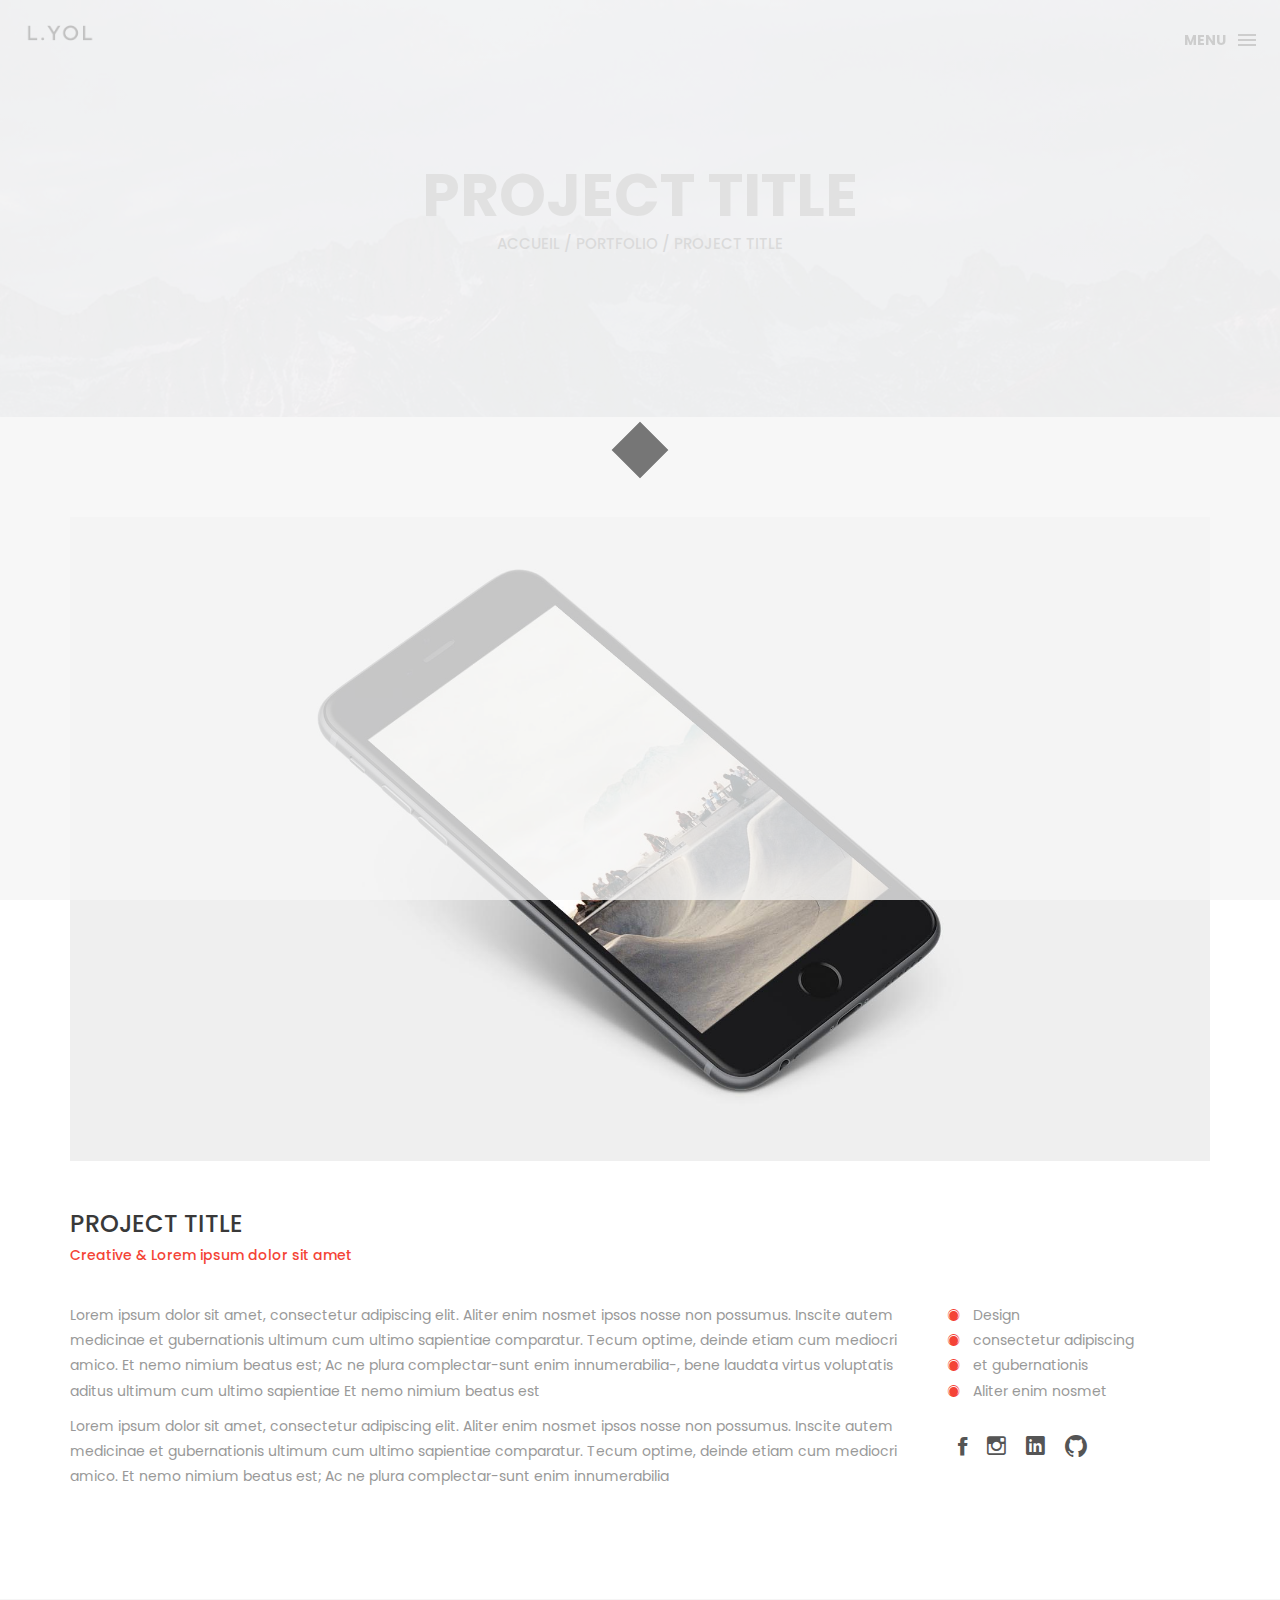
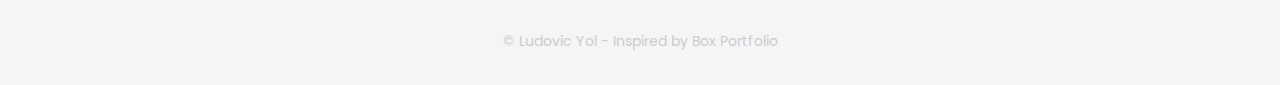
<file: portfolio/single-project.html>
<!DOCTYPE html>
<html lang="en">

<head>
    <meta charset="utf-8">
    <meta http-equiv="X-UA-Compatible" content="IE=edge">
    <meta name="viewport" content="width=device-width, initial-scale=1">
    <!-- The above 3 meta tags *must* come first in the head; any other head content must come *after* these tags -->
    <title>L.Y - Portfolio</title>
    <link rel="icon" href="../img/fav.png" type="image/x-icon">

    <!-- Bootstrap -->
    <link href="../css/bootstrap.min.css" rel="stylesheet">
    <link href="../ionicons/css/ionicons.min.css" rel="stylesheet">

    <!-- main css -->
    <link href="../css/style.css" rel="stylesheet">


    <!-- modernizr -->
    <script src="../js/modernizr.js"></script>

    <!-- HTML5 shim and Respond.js for IE8 support of HTML5 elements and media queries -->
    <!-- WARNING: Respond.js doesn't work if you view the page via file:// -->
    <!--[if lt IE 9]>
      <script src="https://oss.maxcdn.com/html5shiv/3.7.2/html5shiv.min.js"></script>
      <script src="https://oss.maxcdn.com/respond/1.4.2/respond.min.js"></script>
    <![endif]-->
</head>

<body>

    <!-- Preloader -->
    <div id="preloader">
        <div class="pre-container">
            <div class="spinner">
                <div class="double-bounce1"></div>
                <div class="double-bounce2"></div>
            </div>
        </div>
    </div>
    <!-- end Preloader -->

    <div class="container-fluid">
       <!-- box-header -->
        <header class="box-header">
            <div class="box-logo">
                <a href="../index.html"><img src="../img/logo.png" width="80" alt="Logo"></a>
            </div>
            <!-- box-nav -->
            <a class="box-primary-nav-trigger" href="#0">
                <span class="box-menu-text">Menu</span><span class="box-menu-icon"></span>
            </a>
            <!-- box-primary-nav-trigger -->
        </header>
        <!-- end box-header -->
        
        <!-- nav -->
        <nav>
            <ul class="box-primary-nav">
                <li class="box-label">Sommaire</li>

                <li><a href="../index.html">Accueil</a></li>
                <li><a href="../about.html">A propos</a></li>
                <li><a href="../services.html">Services</a></li>
                <li><a href="../portfolio.html">Portfolio</a><i class="ion-android-arrow-dropleft-circle color"></i></li>
                <li><a href="../contact.html">Contact</a></li>

                <li class="box-label">Suivez-moi</li>

                <li class="box-social"><a href="https://www.facebook.com/ludovic.yol" target="blank"><i class="ion-social-facebook"></i></a></li>
                <li class="box-social"><a href="https://www.instagram.com/ludovic_yol" target="blank"><i class="ion-social-instagram-outline"></i></a></li>
                <li class="box-social"><a href="https://linkedin.com/in/ludovicyol/" target="blank"><i class="ion-social-linkedin"></i></a></li>
                <li class="box-social"><a href="https://github.com/LudovicYOL/" target="blank"><i class="ion-social-github"></i></a></li>
            </ul>
        </nav>
        <!-- end nav -->
    </div>
    
    <!-- top-bar -->
    <div class="top-bar">
        <h1>project title</h1>
        <p><a href="../index.html">Accueil</a> / <a href="../portfolio.html">portfolio</a> / project title</p>
    </div>
    <!-- end top-bar -->
    
    <!-- main-container -->
    <div class="container main-container">
        <div class="col-md-12">
            <img src="../img/portfolio/portfolio.jpg" alt="" class="img-responsive" />
            <div class="h-30"></div>
        </div>

        <div class="col-md-12">
            <h3 class="text-uppercase">project title</h3>
            <h5>Creative & Lorem ipsum dolor sit amet</h5>
            <div class="h-30"></div>
        </div>

        <div class="col-md-9">
            <p>Lorem ipsum dolor sit amet, consectetur adipiscing elit. Aliter enim nosmet ipsos nosse non possumus. Inscite autem medicinae et gubernationis ultimum cum ultimo sapientiae comparatur. Tecum optime, deinde etiam cum mediocri amico. Et nemo nimium beatus est; Ac ne plura complectar-sunt enim innumerabilia-, bene laudata virtus voluptatis aditus ultimum cum ultimo sapientiae Et nemo nimium beatus est </p>

            <p>Lorem ipsum dolor sit amet, consectetur adipiscing elit. Aliter enim nosmet ipsos nosse non possumus. Inscite autem medicinae et gubernationis ultimum cum ultimo sapientiae comparatur. Tecum optime, deinde etiam cum mediocri amico. Et nemo nimium beatus est; Ac ne plura complectar-sunt enim innumerabilia </p>
        </div>

        <div class="col-md-3">
            <ul class="cat-ul">
                <li><i class="ion-ios-circle-filled"></i> Design</li>
                <li><i class="ion-ios-circle-filled"></i> consectetur adipiscing</li>
                <li><i class="ion-ios-circle-filled"></i> et gubernationis</li>
                <li><i class="ion-ios-circle-filled"></i> Aliter enim nosmet</li>
            </ul>
            <div class="h-10"></div>

            <ul class="social-ul">
                <li class="box-social"><a href="https://www.facebook.com/ludovic.yol" target="blank"><i class="ion-social-facebook"></i></a></li>
                <li class="box-social"><a href="https://www.instagram.com/ludovic_yol" target="blank"><i class="ion-social-instagram-outline"></i></a></li>
                <li class="box-social"><a href="https://linkedin.com/in/ludovicyol/" target="blank"><i class="ion-social-linkedin"></i></a></li>
                <li class="box-social"><a href="https://github.com/LudovicYOL/" target="blank"><i class="ion-social-github"></i></a></li>
            </ul>
        </div>
    </div>
    <!-- end main-container -->


    <!-- footer -->
    <footer>
        <div class="container-fluid">
            <p class="copyright">© Ludovic Yol - Inspired by Box Portfolio</p>
        </div>
    </footer>
    <!-- end footer -->
    
    <!-- back to top -->
    <a href="#0" class="cd-top"><i class="ion-android-arrow-up"></i></a>
    <!-- end back to top -->




    <!-- jQuery -->
    <script src="../js/jquery-2.1.1.js"></script>
    <!--  plugins -->
    <script src="../js/bootstrap.min.js"></script>
    <script src="../js/menu.js"></script>
    <script src="../js/animated-headline.js"></script>
    <script src="../js/isotope.pkgd.min.js"></script>


    <!--  custom script -->
    <script src="../js/custom.js"></script>

</body>

</html>
</file>
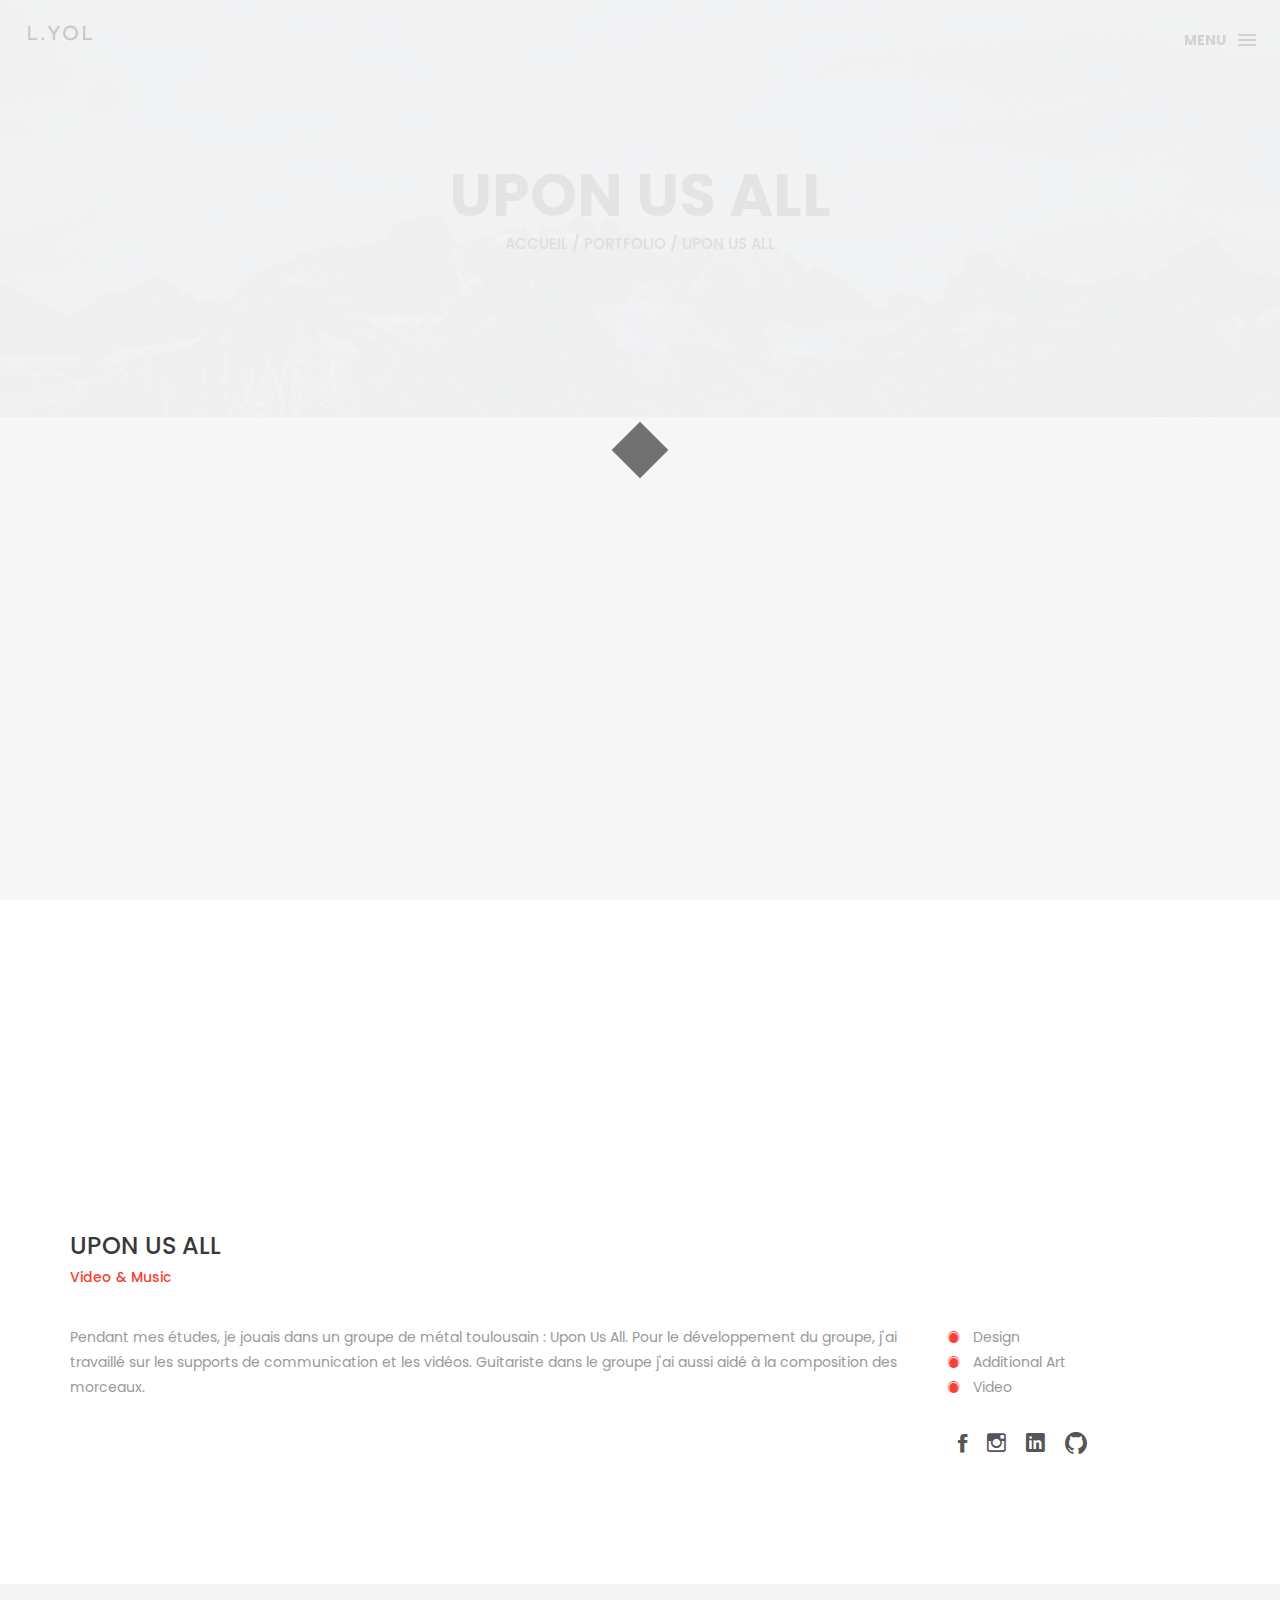
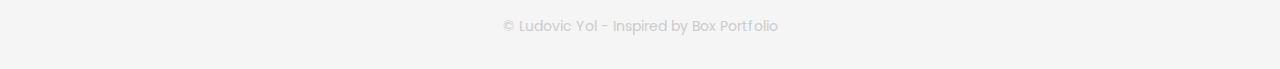
<file: portfolio/upon-us-all.html>
<!DOCTYPE html>
<html lang="en">

<head>
    <meta charset="utf-8">
    <meta http-equiv="X-UA-Compatible" content="IE=edge">
    <meta name="viewport" content="width=device-width, initial-scale=1">
    <!-- The above 3 meta tags *must* come first in the head; any other head content must come *after* these tags -->
    <title>L.Y - Portfolio</title>
    <link rel="icon" href="../img/fav.png" type="image/x-icon">

    <!-- Bootstrap -->
    <link href="../css/bootstrap.min.css" rel="stylesheet">
    <link href="../ionicons/css/ionicons.min.css" rel="stylesheet">

    <!-- main css -->
    <link href="../css/style.css" rel="stylesheet">


    <!-- modernizr -->
    <script src="../js/modernizr.js"></script>

    <!-- HTML5 shim and Respond.js for IE8 support of HTML5 elements and media queries -->
    <!-- WARNING: Respond.js doesn't work if you view the page via file:// -->
    <!--[if lt IE 9]>
      <script src="https://oss.maxcdn.com/html5shiv/3.7.2/html5shiv.min.js"></script>
      <script src="https://oss.maxcdn.com/respond/1.4.2/respond.min.js"></script>
    <![endif]-->
</head>

<body>

    <!-- Preloader -->
    <div id="preloader">
        <div class="pre-container">
            <div class="spinner">
                <div class="double-bounce1"></div>
                <div class="double-bounce2"></div>
            </div>
        </div>
    </div>
    <!-- end Preloader -->

    <div class="container-fluid">
       <!-- box-header -->
        <header class="box-header">
            <div class="box-logo">
                <a href="../index.html"><img src="../img/logo.png" width="80" alt="Logo"></a>
            </div>
            <!-- box-nav -->
            <a class="box-primary-nav-trigger" href="#0">
                <span class="box-menu-text">Menu</span><span class="box-menu-icon"></span>
            </a>
            <!-- box-primary-nav-trigger -->
        </header>
        <!-- end box-header -->
        
        <!-- nav -->
        <nav>
            <ul class="box-primary-nav">
                <li class="box-label">Sommaire</li>

                <li><a href="../index.html">Accueil</a></li>
                <li><a href="../about.html">A propos</a></li>
                <li><a href="../services.html">Services</a></li>
                <li><a href="../portfolio.html">Portfolio</a><i class="ion-android-arrow-dropleft-circle color"></i></li>
                <li><a href="../contact.html">Contact</a></li>

                <li class="box-label">Suivez-moi</li>

                <li class="box-social"><a href="https://www.facebook.com/ludovic.yol" target="blank"><i class="ion-social-facebook"></i></a></li>
                <li class="box-social"><a href="https://www.instagram.com/ludovic_yol" target="blank"><i class="ion-social-instagram-outline"></i></a></li>
                <li class="box-social"><a href="https://linkedin.com/in/ludovicyol/" target="blank"><i class="ion-social-linkedin"></i></a></li>
                <li class="box-social"><a href="https://github.com/LudovicYOL/" target="blank"><i class="ion-social-github"></i></a></li>
            </ul>
        </nav>
        <!-- end nav -->
    </div>
    
    <!-- top-bar -->
    <div class="top-bar">
        <h1>Upon Us All</h1>
        <p><a href="../index.html">Accueil</a> / <a href="../portfolio.html">portfolio</a> / Upon Us All</p>
    </div>
    <!-- end top-bar -->
    
    <!-- main-container -->
    <div class="container main-container">
        <div class="col-md-12">
            <div class="videoWrapper">
                <iframe width="560" height="315" src="https://www.youtube.com/embed/jHuCtWHr7lM" frameborder="0" allow="autoplay; encrypted-media" allowfullscreen></iframe>
            </div>
            <div class="h-30"></div>
        </div>

        <div class="col-md-12">
            <h3 class="text-uppercase">Upon Us All</h3>
            <h5>Video & Music</h5>
            <div class="h-30"></div>
        </div>

        <div class="col-md-9">
            <p>Pendant mes études, je jouais dans un groupe de métal toulousain : Upon Us All. Pour le développement du groupe,  j'ai travaillé sur les supports de communication et les vidéos. Guitariste dans le groupe j'ai aussi aidé à la composition des morceaux.</p>
        </div>

        <div class="col-md-3">
            <ul class="cat-ul">
                <li><i class="ion-ios-circle-filled"></i> Design</li>
                <li><i class="ion-ios-circle-filled"></i> Additional Art</li>
                <li><i class="ion-ios-circle-filled"></i> Video</li>
            </ul>
            <div class="h-10"></div>

            <ul class="social-ul">
                <li class="box-social"><a href="https://www.facebook.com/ludovic.yol" target="blank"><i class="ion-social-facebook"></i></a></li>
                <li class="box-social"><a href="https://www.instagram.com/ludovic_yol" target="blank"><i class="ion-social-instagram-outline"></i></a></li>
                <li class="box-social"><a href="https://linkedin.com/in/ludovicyol/" target="blank"><i class="ion-social-linkedin"></i></a></li>
                <li class="box-social"><a href="https://github.com/LudovicYOL/" target="blank"><i class="ion-social-github"></i></a></li>
            </ul>
        </div>
    </div>
    <!-- end main-container -->


    <!-- footer -->
    <footer>
        <div class="container-fluid">
            <p class="copyright">© Ludovic Yol - Inspired by Box Portfolio</p>
        </div>
    </footer>
    <!-- end footer -->
    
    <!-- back to top -->
    <a href="#0" class="cd-top"><i class="ion-android-arrow-up"></i></a>
    <!-- end back to top -->




    <!-- jQuery -->
    <script src="../js/jquery-2.1.1.js"></script>
    <!--  plugins -->
    <script src="../js/bootstrap.min.js"></script>
    <script src="../js/menu.js"></script>
    <script src="../js/animated-headline.js"></script>
    <script src="../js/isotope.pkgd.min.js"></script>


    <!--  custom script -->
    <script src="../js/custom.js"></script>

</body>

</html>
</file>
<file: css/style.css>
/*
* Box Theme
* Created by : Ahmed Eissa
* website : www.ahmedessa.net
* behance : https://www.behance.net/3essa
*/


/* Table of Content
==================================================
	- Google fonts & font family -
	- General -
    - typography -
    - Preloader -
	- Header -
    - box intro section -
    - Portfoilo section -
    - Footer -
    - About page -
    - Services page -
    - contact page -
    - Portfolio single page -
    - Responsive media queries -
*/


/* Google fonts & font family
==================================================*/

@import url(https://fonts.googleapis.com/css?family=Poppins:400,500,600,700);

/* General
==================================================*/

html,
body {
    height: 100%;
    font-family: 'Poppins', sans-serif;
    line-height: 1.8;
    color: #999
}

.no-padding {
    padding-left: 0;
    padding-right: 0;
}

.no-padding [class^="col-"] {
    padding-left: 0;
    padding-right: 0;
}

.main-container {
    padding: 100px 0;
}

.center {
    text-align: center;
}

a {
    -webkit-transition: all .3s;
    transition: all .3s
}

.uppercase {
    text-transform: uppercase;
}

.h-30 {
    height: 30px
}

.h-10 {
    height: 10px
}

.color {
    color: #f44336;
    font-size: 11px;
}


/* typography
==================================================*/

h1 {
    color: #393939;
    font-size: 60px;
    text-transform: uppercase;
}

h3 {
    color: #393939;
}

h5 {
    color: #f44336;
}


/* preloader
==================================================*/

#preloader {
    position: fixed;
    top: 0;
    left: 0;
    right: 0;
    bottom: 0;
    background-color: #f5f5f5;
    /* change if the mask should be a color other than white */
    z-index: 1000;
    /* makes sure it stays on top */
}

.pre-container {
    position: absolute;
    left: 50%;
    top: 50%;
    bottom: auto;
    right: auto;
    -webkit-transform: translateX(-50%) translateY(-50%);
    transform: translateX(-50%) translateY(-50%);
    text-align: center;
}

.spinner {
    width: 40px;
    height: 40px;
    position: relative;
    margin: 100px auto;
    transform: rotate(45deg);
}

.double-bounce1,
.double-bounce2 {
    width: 100%;
    height: 100%;
    border-radius: 0%;
    background-color: #333;
    opacity: 0.6;
    position: absolute; 
    top: 0;
    left: 0;
    -webkit-animation: bounce 2.0s infinite ease-in-out;
    animation: bounce 2.0s infinite ease-in-out;
}

.double-bounce2 {
    -webkit-animation-delay: -1.0s;
    animation-delay: -1.0s;
}

@-webkit-keyframes bounce {
    0%,
    100% {
        -webkit-transform: scale(0.0)
    }
    50% {
        -webkit-transform: scale(1.0)
    }
}

@keyframes bounce {
    0%,
    100% {
        transform: scale(0.0);
        -webkit-transform: scale(0.0);
    }
    50% {
        transform: scale(1.0);
        -webkit-transform: scale(1.0);
    }
}


/* headr
==================================================*/

.box-header {
    position: absolute;
    top: 0;
    left: 0;
    background: rgba(255, 255, 255, 0.95);
    height: 50px;
    width: 100%;
    z-index: 3;
    box-shadow: 0 1px 2px rgba(0, 0, 0, 0.3);
    -webkit-font-smoothing: antialiased;
    -moz-osx-font-smoothing: grayscale;
}

.box-header {
    height: 80px;
    background: transparent;
    box-shadow: none;
}

.box-header {
    -webkit-transition: background-color 0.3s;
    transition: background-color 0.3s;
    -webkit-transform: translate3d(0, 0, 0);
    transform: translate3d(0, 0, 0);
    -webkit-backface-visibility: hidden;
    backface-visibility: hidden;
}

.box-header.is-fixed {
    position: fixed;
    top: -80px;
    background-color: rgba(255, 255, 255, 0.96);
    -webkit-transition: -webkit-transform 0.3s;
    transition: -webkit-transform 0.3s;
    transition: transform 0.3s;
    transition: transform 0.3s, -webkit-transform 0.3s;
}

.box-header.is-visible {
    -webkit-transform: translate3d(0, 100%, 0);
    transform: translate3d(0, 100%, 0);
}

.box-header.menu-is-open {
    background-color: rgba(255, 255, 255, 0.96);
}

.box-logo {
    display: block;
    padding: 20px;
}

.box-primary-nav-trigger {
    position: absolute;
    right: 0;
    top: 0;
    height: 100%;
    width: 50px;
    background-color: #fff;
}

.box-primary-nav-trigger .box-menu-text {
    color: #393939;
    text-transform: uppercase;
    font-weight: 700;
    display: none;
}

.box-primary-nav-trigger .box-menu-icon {
    display: inline-block;
    position: absolute;
    left: 50%;
    top: 50%;
    bottom: auto;
    right: auto;
    -webkit-transform: translateX(-50%) translateY(-50%);
    transform: translateX(-50%) translateY(-50%);
    width: 18px;
    height: 2px;
    background-color: #393939;
    -webkit-transition: background-color 0.3s;
    transition: background-color 0.3s;
    list-style: none;
}

.box-primary-nav-trigger .box-menu-icon::before,
.box-primary-nav-trigger .box-menu-icon:after {
    content: '';
    width: 100%;
    height: 100%;
    position: absolute;
    background-color: #393939;
    right: 0;
    -webkit-transition: -webkit-transform .3s, top .3s, background-color 0s;
    -webkit-transition: top .3s, background-color 0s, -webkit-transform .3s;
    transition: top .3s, background-color 0s, -webkit-transform .3s;
    transition: transform .3s, top .3s, background-color 0s;
    transition: transform .3s, top .3s, background-color 0s, -webkit-transform .3s;
}

.box-primary-nav-trigger .box-menu-icon::before {
    top: -5px;
}

.box-primary-nav-trigger .box-menu-icon::after {
    top: 5px;
}

.box-primary-nav-trigger .box-menu-icon.is-clicked {
    background-color: rgba(255, 255, 255, 0);
}

.box-primary-nav-trigger .box-menu-icon.is-clicked::before,
.box-primary-nav-trigger .box-menu-icon.is-clicked::after {
    background-color: 393939;
}

.box-primary-nav-trigger .box-menu-icon.is-clicked::before {
    top: 0;
    -webkit-transform: rotate(135deg);
    transform: rotate(135deg);
}

.box-primary-nav-trigger .box-menu-icon.is-clicked::after {
    top: 0;
    -webkit-transform: rotate(225deg);
    transform: rotate(225deg);
}

.box-primary-nav-trigger {
    width: 100px;
    padding-left: 1em;
    background-color: transparent;
    height: 30px;
    line-height: 30px;
    right: 10px;
    top: 50%;
    bottom: auto;
    -webkit-transform: translateY(-50%);
    transform: translateY(-50%);
}

.box-primary-nav-trigger .box-menu-text {
    display: inline-block;
}

.box-primary-nav-trigger .box-menu-icon {
    left: auto;
    right: 1em;
    -webkit-transform: translateX(0) translateY(-50%);
    transform: translateX(0) translateY(-50%);
}

.box-primary-nav {
    position: fixed;
    left: 0;
    top: 0;
    height: 100%;
    width: 100%;
    background: rgba(0, 0, 0, 0.96);
    z-index: 2;
    text-align: center;
    padding: 50px 0;
    -webkit-backface-visibility: hidden;
    backface-visibility: hidden;
    overflow: auto;
    -webkit-overflow-scrolling: touch;
    -webkit-transform: translateY(-100%);
    transform: translateY(-100%);
    -webkit-transition-property: -webkit-transform;
    transition-property: -webkit-transform;
    transition-property: transform;
    transition-property: transform, -webkit-transform;
    -webkit-transition-duration: 0.4s;
    transition-duration: 0.4s;
    list-style: none;
}

.box-primary-nav li {
    font-size: 22px;
    font-size: 1.375rem;
    font-weight: 300;
    -webkit-font-smoothing: antialiased;
    -moz-osx-font-smoothing: grayscale;
    margin: .2em 0;
    text-transform: capitalize;
}

.box-primary-nav a {
    display: inline-block;
    padding: .4em 1em;
    border-radius: 0.25em;
    -webkit-transition: all 0.2s;
    transition: all 0.2s;
    color: #fff;
    text-decoration: none;
    font-weight: bold;
}
.box-primary-nav a:focus {
    outline: none;
}

.no-touch .box-primary-nav a:hover {
    text-decoration: none;
    color: #ddd;
}

.box-primary-nav .box-label {
    color: #f44336;
    text-transform: uppercase;
    font-weight: 700;
    font-size: 17px;
    margin: 2.4em 0 .8em;
}

.box-primary-nav .box-social {
    display: inline-block;
    margin: 10px .4em;
}

.box-primary-nav .box-social a {
    width: 30px;
    height: 30px;
    padding: 0;
    font-size: 30px
}

.box-primary-nav.is-visible {
    -webkit-transform: translateY(0);
    transform: translateY(0);
}

.box-primary-nav {
    padding: 150px 0 0;
}

.box-primary-nav li {
    font-size: 18px;
}


/* box-intro
==================================================*/

.box-intro {
    text-align: center;
    display: table;
    height: 100vh;
    width: 100%;
}

.box-intro .table-cell {
    display: table-cell;
    vertical-align: middle;
}

.box-intro em {
    font-style: normal;
    text-transform: uppercase
}

b i:last-child {
    color: #f44336 !important;
}

.box-intro h5 {
    letter-spacing: 4px;
    text-transform: uppercase;
    color: #999;
    line-height: 1.7
}


/* mouse effect */

.mouse {
    position: absolute;
    width: 22px;
    height: 42px;
    bottom: 40px;
    left: 50%;
    margin-left: -12px;
    border-radius: 15px;
    border: 2px solid #888;
    -webkit-animation: intro 1s;
    animation: intro 1s;
}

.scroll {
    display: block;
    width: 3px;
    height: 3px;
    margin: 6px auto;
    border-radius: 4px;
    background: #888;
    -webkit-animation: finger 2s infinite;
    animation: finger 2s infinite;
}

@-webkit-keyframes intro {
    0% {
        opacity: 0;
        -webkit-transform: translateY(40px);
        transform: translateY(40px);
    }
    100% {
        opacity: 1;
        -webkit-transform: translateY(0);
        transform: translateY(0);
    }
}

@keyframes intro {
    0% {
        opacity: 0;
        -webkit-transform: translateY(40px);
        transform: translateY(40px);
    }
    100% {
        opacity: 1;
        -webkit-transform: translateY(0);
        transform: translateY(0);
    }
}

@-webkit-keyframes finger {
    0% {
        opacity: 1;
    }
    100% {
        opacity: 0;
        -webkit-transform: translateY(20px);
        transform: translateY(20px);
    }
}

@keyframes finger {
    0% {
        opacity: 1;
    }
    100% {
        opacity: 0;
        -webkit-transform: translateY(20px);
        transform: translateY(20px);
    }
}


/* text rotate */

.box-headline {
    font-size: 130px;
    line-height: 1.0;
}

.box-words-wrapper {
    display: inline-block;
    position: relative;
}

.box-words-wrapper b {
    display: inline-block;
    position: absolute;
    white-space: nowrap;
    left: 0;
    top: 0;
}

.box-words-wrapper b.is-visible {
    position: relative;
}

.no-js .box-words-wrapper b {
    opacity: 0;
}

.no-js .box-words-wrapper b.is-visible {
    opacity: 1;
}

.box-headline.rotate-2 .box-words-wrapper {
    -webkit-perspective: 300px;
    perspective: 300px;
}

.box-headline.rotate-2 i,
.box-headline.rotate-2 em {
    display: inline-block;
    -webkit-backface-visibility: hidden;
    backface-visibility: hidden;
}

.box-headline.rotate-2 b {
    opacity: 0;
}

.box-headline.rotate-2 i {
    -webkit-transform-style: preserve-3d;
    transform-style: preserve-3d;
    -webkit-transform: translateZ(-20px) rotateX(90deg);
    transform: translateZ(-20px) rotateX(90deg);
    opacity: 0;
}

.is-visible .box-headline.rotate-2 i {
    opacity: 1;
}

.box-headline.rotate-2 i.in {
    -webkit-animation: box-rotate-2-in 0.4s forwards;
    animation: box-rotate-2-in 0.4s forwards;
}

.box-headline.rotate-2 i.out {
    -webkit-animation: box-rotate-2-out 0.4s forwards;
    animation: box-rotate-2-out 0.4s forwards;
}

.box-headline.rotate-2 em {
    -webkit-transform: translateZ(20px);
    transform: translateZ(20px);
}

.no-csstransitions .box-headline.rotate-2 i {
    -webkit-transform: rotateX(0deg);
    transform: rotateX(0deg);
    opacity: 0;
}

.no-csstransitions .box-headline.rotate-2 i em {
    -webkit-transform: scale(1);
    transform: scale(1);
}

.no-csstransitions .box-headline.rotate-2 .is-visible i {
    opacity: 1;
}

@-webkit-keyframes box-rotate-2-in {
    0% {
        opacity: 0;
        -webkit-transform: translateZ(-20px) rotateX(90deg);
    }
    60% {
        opacity: 1;
        -webkit-transform: translateZ(-20px) rotateX(-10deg);
    }
    100% {
        opacity: 1;
        -webkit-transform: translateZ(-20px) rotateX(0deg);
    }
}

@keyframes box-rotate-2-in {
    0% {
        opacity: 0;
        -webkit-transform: translateZ(-20px) rotateX(90deg);
        transform: translateZ(-20px) rotateX(90deg);
    }
    60% {
        opacity: 1;
        -webkit-transform: translateZ(-20px) rotateX(-10deg);
        transform: translateZ(-20px) rotateX(-10deg);
    }
    100% {
        opacity: 1;
        -webkit-transform: translateZ(-20px) rotateX(0deg);
        transform: translateZ(-20px) rotateX(0deg);
    }
}

@-webkit-keyframes box-rotate-2-out {
    0% {
        opacity: 1;
        -webkit-transform: translateZ(-20px) rotateX(0);
    }
    60% {
        opacity: 0;
        -webkit-transform: translateZ(-20px) rotateX(-100deg);
    }
    100% {
        opacity: 0;
        -webkit-transform: translateZ(-20px) rotateX(-90deg);
    }
}

@keyframes box-rotate-2-out {
    0% {
        opacity: 1;
        -webkit-transform: translateZ(-20px) rotateX(0);
        transform: translateZ(-20px) rotateX(0);
    }
    60% {
        opacity: 0;
        -webkit-transform: translateZ(-20px) rotateX(-100deg);
        transform: translateZ(-20px) rotateX(-100deg);
    }
    100% {
        opacity: 0;
        -webkit-transform: translateZ(-20px) rotateX(-90deg);
        transform: translateZ(-20px) rotateX(-90deg);
    }
}


/* portfolio section
==================================================*/

.portfolio .categories-grid span {
    font-size: 30px;
    margin-bottom: 30px;
    display: inline-block;
}

.portfolio .categories-grid .categories ul li {
    list-style: none;
    margin: 20px 0;
}

.portfolio .categories-grid .categories ul li a {
    display: inline-block;
    color: #60606e;
    padding: 0 10px;
    margin: 0 10px;
    -webkit-transition: all .2s ease-in-out .2s;
    transition: all .2s ease-in-out .2s;
}

.portfolio .categories-grid .categories ul li a:hover,
.portfolio .categories-grid .categories ul li a:focus {
    text-decoration: none;
}

.portfolio .categories-grid .categories ul li a.active {
    margin-left: 0;
    background-color: #f44336;
    padding: 0px 20px;
    color: white;
    border-radius: 25px;
    text-decoration: none;
}

.portfolio_filter {
    padding-left: 0;
}

.portfolio_item {
    position: relative;
    overflow: hidden;
    display: block;
}

.portfolio_item .portfolio_item_hover {
    position: absolute;
    top: 0px;
    left: 0px;
    height: 100%;
    width: 100%;
    background-color: rgba(0, 0, 0, .8);
    -webkit-transform: translate(-100%);
    transform: translate(-100%);
    opacity: 0;
    -webkit-transition: all .2s ease-in-out;
    transition: all .2s ease-in-out;
}

.portfolio_item .portfolio_item_hover .item_info {
    text-align: center;
    position: absolute;
    top: 50%;
    left: 50%;
    -webkit-transform: translate(-50%, -50%);
    transform: translate(-50%, -50%);
    padding: 10px;
    width: 100%;
    font-weight: bold;
}

.portfolio_item .portfolio_item_hover .item_info span {
    display: block;
    color: #fff;
    font-size: 18px;
    -webkit-transform: translateX(-100px);
    transform: translateX(-100px);
    -webkit-transition: all .2s ease-in-out .2s;
    transition: all .2s ease-in-out .2s;
    opacity: 0;
}

.portfolio_item .portfolio_item_hover .item_info em {
    font-style: normal;
    display: inline-block;
    background-color: #f44336;
    padding: 5px 20px;
    color: #333;
    margin-top: 10px;
    -webkit-transform: translateX(-100px);
    transform: translateX(-100px);
    -webkit-transition: all .3s ease-in-out .3s;
    transition: all .3s ease-in-out .3s;
    opacity: 0;
    font-size: 10px;
    letter-spacing: 2px;
}

.portfolio_item:hover .portfolio_item_hover {
    opacity: 1;
    -webkit-transform: translateX(0);
    transform: translateX(0);
}

.portfolio_item:hover .item_info em,
.portfolio_item:hover .item_info span {
    opacity: 1;
    -webkit-transform: translateX(0);
    transform: translateX(0);
}

.portfolio .categories-grid .categories ul li {
    float: left;
}

.portfolio .categories-grid .categories ul li a {
    padding: 0 10px;
    -webkit-transition: all .2s ease-in-out .2s;
    transition: all .2s ease-in-out .2s;
}

.portfolio_filter {
    padding-left: 0;
    display: inline-block;
    margin: 0 auto;
    text-align: center;
    margin-bottom: 50px;
}

.portfolio-inner {
    padding-bottom: 0 !important;
    padding-top: 55px;
}


/* footer
==================================================*/

footer {
    padding: 30px 0;
    text-align: center;
    background: #f5f5f5
}

.copyright {
    color: #ccc;
    margin-bottom: 0;
}

footer img {
    margin: 0 auto;
}


/* backto top
==================================================*/

.cd-top {
    display: inline-block;
    height: 40px;
    width: 40px;
    position: fixed;
    bottom: 20px;
    line-height: 40px;
    font-size: 20px;
    right: 10px;
    text-align: center;
    color: #fff;
    background: #f44336;
    visibility: hidden;
    opacity: 0;
    -webkit-transition: opacity .3s 0s, visibility 0s .3s;
    transition: opacity .3s 0s, visibility 0s .3s;
}

.cd-top.cd-is-visible,
.cd-top.cd-fade-out,
.no-touch .cd-top:hover {
    -webkit-transition: opacity .3s 0s, visibility 0s 0s;
    transition: opacity .3s 0s, visibility 0s 0s;
}

.cd-top.cd-is-visible {
    /* the button becomes visible */
    visibility: visible;
    opacity: 1;
}

.cd-top.cd-fade-out {
    opacity: .5;
}

.no-touch .cd-top:hover,
.no-touch .cd-top:focus {
    background-color: #b71c1c;
    opacity: 1;
    color: #fff;
}


/* About page
==================================================*/

.top-bar {
    color: #333;
    padding: 150px 0 150px;
    background: -webkit-linear-gradient( rgba(255, 255, 255, .8), rgba(255, 255, 255, .8)), url(../img/01.jpg);
    background: linear-gradient( rgba(255, 255, 255, .8), rgba(255, 255, 255, .8)), url(../img/01.jpg);
    background-size: cover;
    background-attachment: fixed;
    background-position: center center;
    text-align: center;
}

.top-bar h1 {
    font-size: 60px;
    text-transform: uppercase;
    font-weight: 700;
    color: #999;
    line-height: 50px;
}

.top-bar p {
    font-size: 15px;
    text-transform: uppercase;
    font-weight: 500;
    color: #777;
}

.top-bar p a {
    color: #777;
}

.top-bar p a:hover,
.top-bar p a:focus {
    color: #555;
    text-decoration: none;
}

.social-ul {
    list-style: none;
    display: inline-block;
    padding-left: 0;
}

.social-ul li {
    margin: 0 10px;
    float: left;
}

.social-ul li a {
    font-size: 25px;
    color: #555;
    -webkit-transition: all .3s;
    transition: all .3s;
}

.social-ul li a:hover {
    color: #888;
}


/* Services page
==================================================*/

.size-50 {
    font-size: 50px;
}

.service-box {
    margin-bottom: 30px;
}

.service-box h3 {
    margin-top: 0;
}


/* contact page
==================================================*/

.details-text i {
    margin-right: 10px;
}

.textarea-contact {
    height: 200px;
    width: 100%;
    border: solid 1px rgba(0, 0, 0, .1);
    position: relative;
}

.textarea-contact textarea {
    height: 100%;
    width: 100%;
    border: 0;
    padding: 20px;
    background-color: transparent;
    float: left;
    z-index: 2;
    font-size: 14px;
    color: #9a9a9a;
    resize: none;
}

.textarea-contact > span {
    position: absolute;
    top: 20px;
    left: 20px;
    -webkit-transform: translateY(-50%);
    transform: translateY(-50%);
    font-size: 12px;
    text-transform: uppercase;
    color: #cdcdcd;
    -webkit-transition: all .2s ease-in-out;
    transition: all .2s ease-in-out;
    z-index: 1;
}

.input-contact {
    height: 40px;
    width: 100%;
    border: solid 1px rgba(0, 0, 0, .1);
    position: relative;
    margin-bottom: 30px;
}

.input-contact input[type="text"] {
    height: 100%;
    width: 100%;
    border: 0;
    padding: 0 20px;
    float: left;
    position: relative;
    background-color: transparent;
    z-index: 2;
    font-size: 14px;
    color: #9a9a9a;
}

.input-contact > span {
    position: absolute;
    top: 50%;
    left: 20px;
    -webkit-transform: translateY(-50%);
    transform: translateY(-50%);
    font-size: 12px;
    text-transform: uppercase;
    color: #cdcdcd;
    -webkit-transition: all .2s ease-in-out;
    transition: all .2s ease-in-out;
    z-index: 1;
}

.input-contact > span.active,
.textarea-contact > span.active {
    color: #f44336;
    font-size: 10px;
    top: 0px;
    left: 5px;
    background-color: #fff;
    padding: 5px
}

input:focus,
textarea:focus {
    outline: none;
}

.contact-info {
    margin-top: 20px;
}

.contact-info i {
    height: 30px;
    width: 30px;
    display: inline-block;
    background: #f44336;
    text-align: center;
    line-height: 33px;
    margin-right: 10px;
    color: #fff;
    font-size: 21px;
}

.contact-info p {
    display: inline-block;
    margin-right: 20px;
}

.btn-box {
    background: #f44336;
    padding: 10px 50px;
    border-radius: 0;
    color: #fff;
    margin-top: 20px;
    text-transform: uppercase;
    letter-spacing: 2px;
    font-weight: 500;
}

.btn-box:hover,
.btn-box:focus {
    background: #b71c1c;
    color: #fff;
}


/* single project page
==================================================*/

.cat-ul {
    padding-left: 0;
    list-style: none
}

.cat-ul li i {
    margin-right: 10px;
    color: #f44336;
}


/* Responsive media queries
==================================================*/

@media (max-width: 991px) {
    .portfolio .categories-grid span {
        margin-bottom: 0;
        text-align: center;
        width: 100%;
    }
    .portfolio .categories-grid .categories ul li {
        text-align: center;
    }
    .portfolio .categories-grid .categories ul li a {
        margin-left: 0;
    }
    .col-md-6 h3 {
        margin-top: 30px;
    }
}

@media only screen and (max-width: 670px) {
    .box-headline {
        font-size: 100px;
    }
    .box-intro h5 {
        font-size: 12px;
    }
    .box-primary-nav a {
        padding: 5px 1em;
        font-size: 14px;
    }
    .box-primary-nav {
        padding: 80px 0 0;
    }
    .box-primary-nav .box-social a {
        font-size: 23px;
    }
    .top-bar h1 {
        font-size: 40px;
        line-height: 30px;
    }
    .portfolio .categories-grid .categories ul li {
        float: none;
    }
}

@media only screen and (max-width: 520px) {
    .box-headline {
        font-size: 80px;
    }
    .box-intro h5 {
        font-size: 12px;
    }
    .main-container {
        padding: 50px 0;
    }
}

@media only screen and (max-width: 420px) {
    .box-headline {
        font-size: 50px;
    }
    .box-intro h5 {
        font-size: 12px;
    }
    .top-bar h1 {
        font-size: 30px;
        line-height: 30px;
    }
}

/* Modification */
#first-container{
    background:url("../img/background.jpg");
    background-size: cover;
    background-position: center;
}

.videoWrapper {
	position: relative;
	padding-bottom: 56.25%; /* 16:9 */
	padding-top: 25px;
	height: 0;
}
.videoWrapper iframe {
	position: absolute;
	top: 0;
	left: 0;
	width: 100%;
	height: 100%;
}
</file>
